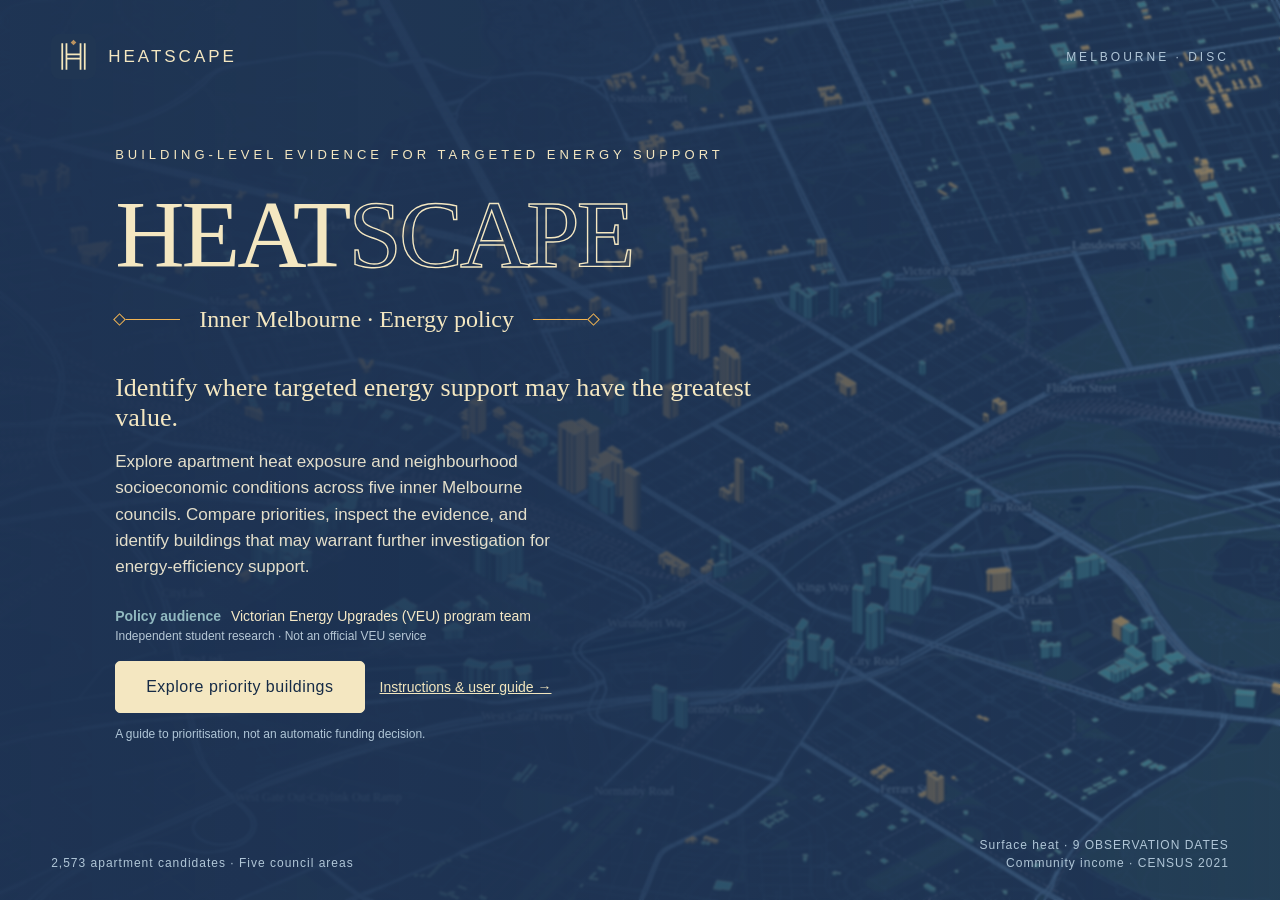
<file: index.html>
<!doctype html>
<html lang="en"><head><meta charset="utf-8"><meta name="viewport" content="width=device-width,initial-scale=1"><meta name="theme-color" content="#1e3353"><title>HEATSCAPE — Targeted energy support</title><meta name="description" content="Building-level evidence for targeted energy support across five inner Melbourne councils."><link rel="icon" href="./assets/heatscape.svg" type="image/svg+xml"><link rel="stylesheet" href="./assets/heatscape.css?v=stability-2"><link rel="stylesheet" href="./assets/ranking-workspace.css?v=stability-3"><link rel="stylesheet" href="./assets/building-validation.css?v=validation-1"><link rel="stylesheet" href="./assets/heat-data.css?v=adjustable-1"><link rel="stylesheet" href="./assets/integrated-evidence.css?v=adjustable-1"><link rel="stylesheet" href="./assets/heat-quality.css?v=aggregation-1"><link rel="stylesheet" href="./assets/adjustable-evidence.css?v=adjustable-1"></head>
<body>
<canvas id="city" aria-label="Interactive 3D map of inner Melbourne apartment candidates. Use Search to select a building with the keyboard."></canvas>
<div id="cover" class="cover"><div class="cover-wash"></div><div class="cover-top"><span class="wordmark"><img src="./assets/heatscape.svg" alt="">HEATSCAPE</span><span class="cover-edition">MELBOURNE · DISC</span></div><main class="cover-copy"><p class="eyebrow">Building-level evidence for targeted energy support</p><h1>HEAT<span>SCAPE</span></h1><div class="ornament"><i></i><span>Inner Melbourne · Energy policy</span><i></i></div><p class="intro">Identify where targeted energy support may have the greatest value.</p><p class="cover-description">Explore apartment heat exposure and neighbourhood socioeconomic conditions across five inner Melbourne councils. Compare priorities, inspect the evidence, and identify buildings that may warrant further investigation for energy-efficiency support.</p><p class="stakeholder"><strong>Policy audience</strong> Victorian Energy Upgrades (VEU) program team<br><small>Independent student research · Not an official VEU service</small></p><button id="enter" disabled>Preparing the map…</button><a class="guide-link" href="./instructions.html">Instructions &amp; user guide →</a><p id="loadStatus" class="cover-note" role="status">Loading the city and its evidence</p></main><div class="cover-bottom"><span>2,573 apartment candidates · Five council areas</span><span>Surface heat · 9 OBSERVATION DATES<br>Community income · CENSUS 2021</span></div></div>
<div id="app" hidden><div id="samplingLegend" class="sampling-legend" hidden role="status"></div>
<header class="appbar"><button id="home" class="brand-button" aria-label="Return to introduction"><img src="./assets/heatscape.svg" alt=""><span>HEATSCAPE<small>MELBOURNE</small></span></button><span class="app-subtitle">Evidence for targeted energy support</span><a class="instructions-button" href="./instructions.html">Instructions</a><button id="aboutTop" class="quiet" aria-expanded="false">Policy & evidence</button></header>
<nav class="toolrail" aria-label="Map workspace"><button data-panel="search" aria-expanded="false"><span class="tool-icon">⌕</span>Find</button><button data-panel="priority" aria-expanded="false"><span class="tool-icon">≋</span>Priorities</button><button data-panel="layers" aria-expanded="false"><span class="tool-icon">▱</span>Layers</button><button data-panel="list" aria-expanded="false"><span class="tool-icon">☷</span>Shortlist</button><button data-panel="data" aria-expanded="false"><span class="tool-icon" aria-hidden="true">ⓘ</span>About data</button></nav>
<aside id="drawer" hidden aria-labelledby="drawerTitle"><div class="drawer-head"><div><p class="eyebrow">HEATSCAPE / WORKSPACE</p><h2 id="drawerTitle"></h2></div><button id="closeDrawer" class="icon-button" aria-label="Close panel">×</button></div>
<section data-content="search" hidden><label for="search">Find a building or neighbourhood</label><input id="search" type="search" placeholder="Try Vone, Light House, Swanston Central" aria-describedby="searchHelp"><p id="searchHelp" class="muted search-help">Building name / alias / address · Suburb · SA2 · Building ID · SA1</p><p class="muted">Choose an area to outline its boundary, or a building to pin its evidence. Names cover a limited set of matched buildings; all candidates remain searchable by ID. Names: OpenStreetMap contributors (ODbL).</p><div id="searchResults" class="result-list"></div></section>
<section data-content="priority" hidden>
<div class="priority-workspace">
<div class="priority-settings">
<div class="balance-heading"><h3>Adjust the weights</h3><button id="resetWeights" class="small-reset" title="Restore H 40%, I 40%, B 20%; H and I internal shares 70/30">Reset</button></div>
<details class="inline-help"><summary>H / I / B explained…</summary><div><p class="muted">H = Integrated heat context · I = Economic pressure · B = Building scale.</p></div></details>
<div id="weightSummary" class="weight-summary" aria-live="polite"></div>
<div id="policyTrack" class="policy-track" aria-label="Shared H I B policy balance"><div class="weight-segment heat-segment"></div><div class="weight-segment income-segment"></div><div class="weight-segment building-segment"></div><button id="heatBoundary" class="weight-handle first" role="slider" aria-label="Heat share; boundary between Heat and Income" aria-valuemin="0" aria-valuemax="80" aria-valuenow="40"></button><button id="buildingBoundary" class="weight-handle second" role="slider" aria-label="Combined Heat and Income share; boundary with Building" aria-valuemin="60" aria-valuemax="100" aria-valuenow="80"></button></div>
<details class="inline-help"><summary>Drag either divider…</summary><div><p class="muted">Drag either divider. The three coloured shares always total 100%. Building stays between 0% and 40%. The same balance applies to every building.</p></div></details>

<fieldset class="internal-blends"><legend>Inside each indicator</legend><p class="heat-note">Change how the evidence is combined. These shares are choices, not established scientific coefficients.</p>
<label for="heatInternalShare">H · recent heat / historical temperature</label><output id="heatInternalValue" for="heatInternalShare"></output><input id="heatInternalShare" type="range" min="0" max="100" step="1" value="70" aria-label="Recent heat percentage within H"><div class="blend-ends"><span>Historical only</span><span>Recent only</span></div>
<label for="incomeInternalShare">I · low income / area rent-to-income</label><output id="incomeInternalValue" for="incomeInternalShare"></output><input id="incomeInternalShare" type="range" min="0" max="100" step="1" value="70" aria-label="Low-income percentage within I"><div class="blend-ends"><span>Rent-to-income only</span><span>Low income only</span></div><small>Both pairs always total 100%. Reset restores 70/30 for each. Source dates stay fixed.</small></fieldset>
<div class="fixed-heat"><strong>Multi-day heat · one integrated model</strong><p id="heatDatasetNote"></p><p id="heatModelStatus" role="status"></p><small>9 Landsat dates + historical UHI and climate context.</small></div>
<fieldset><legend>Surrounding heat area</legend><div class="segments"><button data-radius="50" aria-pressed="false" title="Exploratory: inspect sampling support">50 m*</button><button data-radius="100" aria-pressed="true" title="Default screening extent">100 m</button><button data-radius="150" aria-pressed="false">150 m</button></div><details class="inline-help"><summary>Distance outwards…</summary><div><p class="muted">100 m is the default; 150 m checks broader surroundings. *50 m is exploratory. Inspect Heat data quality before using a small extent. Distance is measured outwards from the whole footprint; actual overlap area and distance both count. Rounded corners preserve equal distance; this is not a centre-point circle.</p><p class="muted">Solid line: building footprint. Dashed line: outer sampling boundary. The footprint itself is excluded.</p></div></details></fieldset>

<div class="priority-size"><label for="priorityShortlistMode">Shortlist size · fixed across tests</label><div class="shortlist-inputs"><select id="priorityShortlistMode"><option value="percent">Top percentage</option><option value="count">Top number</option></select><input id="priorityShortlistValue" type="number" min="1" max="100" value="20" aria-label="Test shortlist size"><span id="priorityShortlistUnit">%</span></div></div>
<section class="stability-tests-column" aria-labelledby="stabilityTestsTitle">
<div class="stability-heading"><h3 id="stabilityTestsTitle">Test settings</h3><strong id="stabilityTestCount"></strong></div>
<p id="testDesignSummary" class="stability-intro"></p>

<p id="stabilityScope" class="stability-note"></p>
<p id="stabilityCoverage" class="stability-note"></p>
<details class="integrated-details"><summary>Validation status · checks completed, external validation pending</summary><p><b>Completed:</b> source and geometry checks, building-record corroboration, heat coverage diagnostics, and ranking sensitivity analysis. Default temporal checks have also been run; use the audit below to test your current settings.</p><p><b>Not yet completed:</b> VEU user validation, on-site temperature validation, and validation against VEU decisions, household needs or energy outcomes. Building-record matches are not independent certifications.</p><p><b>Next steps:</b> trial HEATSCAPE with VEU policy and analytics staff; verify sampled buildings and compare with field evidence. VEU staff are intended users, not confirmed endorsers.</p></details><details class="integrated-details"><summary>Heat temporal stability · mean / median and leave-one-date-out</summary><p>Check whether the shortlist depends on the date aggregation or one observation day. Uses your current policy settings across all five councils; map filters do not restrict the audit. Production scores are unchanged.</p><button id="temporalRun" class="small-reset">Run temporal checks</button> <button id="temporalExport" class="small-reset" disabled>Export temporal audit (JSON)</button><div id="temporalResults" aria-live="polite">Run checks to see results.</div></details><details class="integrated-details"><summary>Building investigation · next steps</summary><p id="investigationBuilding">Select a building to start an investigation.</p><ol><li>Confirm apartment use, address, footprint and height against council or property records; review estimated heights and ambiguous matches.</li><li>Establish resident needs through an appropriate consent-based process. Buildings in the same SA1 share neighbourhood income context; this is not household evidence.</li><li>Check indoor conditions, cooling equipment and energy performance with field measurements and records.</li><li>Confirm ownership / owners-corporation arrangements, upgrade feasibility, costs and applicable program requirements.</li></ol><p>These are proposed investigation tasks, not completed checks or funding recommendations. Export the shortlist and source records to support follow-up.</p></details><div id="stabilitySelected" class="stability-selected" aria-live="polite"></div><details class="heat-quality-panel" open><summary>Heat data quality</summary><div id="heatQualityPanel"></div></details><details class="integrated-details"><summary>H / I / B calculation tree</summary><div id="modelComponents"></div></details><details class="integrated-details"><summary>Building type, age & rental evidence</summary><div id="housingSelection"></div></details>
<details class="test-design"><summary id="testDesignTitle">Test combinations</summary><table class="heat-table"><tbody><tr><th>H / I / B</th><td id="testDesignOuter"></td></tr><tr><th>Extent</th><td>50* · 100 · 150 m</td></tr><tr><th>Recent / historical H</th><td id="testDesignH"></td></tr><tr><th>Low income / rent-to-income I</th><td id="testDesignI"></td></tr></tbody></table><p class="heat-note">Every combination is tested. Default: 6 × 3 × 3 × 3 = 162. Shortlist size and the common candidate cohort stay fixed. *Exploratory small extent.</p></details><p id="testBuildingHeading" class="stability-note"></p>
<div class="stability-test-scroll"><table class="stability-table"><thead><tr><th>Weights H / I / B</th><th>50 m</th><th>100 m</th><th>150 m</th></tr></thead><tbody id="stabilityTests"></tbody></table></div>
<details class="stability-method-note"><summary>How to read these tests</summary><p class="stability-note">Click a cell to apply that test. “All” means all tested settings, not every possible setting or a probability. Every test uses the same multi-day evidence. Both H and I test 60/40, 70/30 and 80/20 internally; custom shares are also included. Clicking a cell applies its outer weights, extent and both internal blends. Reset restores outer 40/40/20 and internal 70/30 for both H and I. This is sensitivity analysis, not validation against measured energy needs.</p><p id="stabilityExclusions" class="stability-note"></p></details>
<button id="exportTests" class="small-reset">Export test table</button>

</section>
<h3>Each building in H–I–B space</h3><p id="curveSelection" class="muted" aria-live="polite">Select a building to see its point.</p>
<div id="indicatorSpace"></div><details class="inline-help"><summary>Each point is one candidate…</summary><div><p class="muted">Each point is one candidate. Drag to rotate; click a point to inspect. The translucent plane marks the selected shortlist score cutoff. Changing H/I/B shares moves the cutoff plane. Changing internal H or I shares changes those coordinates too.</p></div></details>

<details class="priority-model-details"><summary>Heat evidence, dates &amp; shadows</summary><fieldset class="heat-model-panel"><legend>Fixed multi-day heat evidence</legend><div id="heatEvidence" aria-live="polite"></div><details open><summary>All dates for this building</summary><div id="heatHistory"></div></details><details><summary>Sampling area and calculation</summary><p class="heat-note">For each Landsat date, remove all mapped footprints and that observation’s modelled shadows from the 50 / 100 / 150 m surroundings. Distance-weighted LST is sampled from the remaining open ground. Spacing, height and the sun angle reshape the area; they do not directly adjust temperature.</p><p id="heatShapeStatus" class="heat-note" role="status"></p><button id="retryHeatShapes" class="small-reset">Retry boundary download</button><p class="heat-note">Grey dashed outline: outer extent. Gold: sun-exposed ground on every accepted date; pale gold: on some accepted dates. Gaps exclude buildings or ground always shaded in the model. These display-only geometries are not temperature colours or a cloud-valid pixel map. The score still uses the fixed multi-day evidence.</p><a href="./model.html" target="_blank" rel="noopener">Calculation steps and evidence rules ↗</a></details></fieldset><fieldset class="shadow-panel" hidden><legend>Building shade context</legend><label class="toggle-row"><span>Show building shadows<small>For the selected Landsat date · display only</small></span><input id="shadowToggle" type="checkbox"></label><div id="shadowDetails" hidden aria-live="polite"></div></fieldset></details>
<details id="indicatorDetail"><summary>H, I and building-indicator curves</summary><details class="inline-help"><summary>How to read the curves…</summary><div><p class="muted">Each curve converts a measurement into its relative position in the study reference sample. These curves show the recent-LST and low-income inputs, not the full H and I composites. The calculation tree above shows every component. Reference distributions stay fixed when you adjust weights. The curves do not estimate air-conditioning demand.</p></div></details><div id="responseCurves"></div><div id="formCurves"></div></details>

<details id="methodDetails"><summary>Method & interpretation</summary><h4>What building scale means</h4><div id="formDataNote"></div><p>B is the percentile rank of the average of relative height and relative footprint area. It recognises larger-scale candidates for further project investigation. It is a policy preference for scale, not proof of more households, greater energy hardship or greater savings.</p><p>Taller buildings can have different shading, exposure and delivery challenges. A larger footprint can indicate more roof area, but usable roof area, dwelling counts and suitability need verification. No floors indicator is used.</p><p><a href="https://link.springer.com/article/10.1007/s12061-025-09687-x" target="_blank" rel="noopener">Why height alone cannot establish thermal vulnerability</a></p>

<p><strong>1. Put inputs on a common scale.</strong> Within the fixed reference population, each available heat-temperature, income, rent-ratio, height or area input becomes a percentile: (average ascending rank − 0.5) ÷ N × 100. Tied values share a rank. H and I then combine their components using the trees above; B is the percentile of the mean of height and area percentiles. These scores express relative screening evidence, not measured risk.</p>
<p><strong>2. Apply your policy balance.</strong> Score = H × Heat share + I × Economic-pressure share + B × Building share. H, I and B values run from 0 to 100; shares are fractions totalling 1. Default: 40% / 40% / 20%. For H=80, I=60, B=50, the score is 80×0.4 + 60×0.4 + 50×0.2 = 66. All buildings use the same shares. Reset restores this balance.</p>
<p><strong>3. Choose the shortlist.</strong> Rank all scored candidates from high to low. Top percentage selects the highest ceil(N × percentage /100) positions; Top number selects the requested count, capped at the eligible sample. Exact score ties at the cutoff are included, so the final count can be larger. The purple plane is this cutoff, not a weight surface or funding threshold. Filters never recalculate reference distributions or ranks.</p>
<p>Building scale ranks the mean of height and footprint percentiles. Floors and household counts are not included. Larger scale is a policy preference, not proof of need or savings.</p>
<p><strong>4. Sample surface heat.</strong> Each Landsat observation uses a footprint buffer minus mapped buildings and date-specific ground shadows. A 2.5 m numerical grid approximates the area integral of exp(−2(d/R)²), where d is distance from the footprint and R is 50, 100 or 150 m. Temperature is the weighted sum of valid source-cell temperatures divided by valid weights. Both valid area and weight must reach 80%, with at least 3 valid resampled cells. ST_B10 × 0.00341802 + 149 − 273.15 converts to °C; fill, dilated cloud, cloud, cloud shadow, cirrus and snow are excluded. ST_QA uncertainty is reported separately.</p><p>The fixed multi-date input takes the median of valid per-date statistics and requires at least 3 dates. H combines its percentile with a historical temperature branch using adjustable internal shares (initially 70/30). The historical index is the equal mean of CSIRO UHI, Victoria UHI and summer climate percentiles. All blends are exploratory assumptions. See About data for every source, period, file and coverage count.</p><p>The low-income component uses Census 2021 SA1 households below A$650/week divided by all households with known income, including negative/nil income. Partial or unstated income is excluded. A footprint interior point assigns the SA1; income is not measured for the building’s residents. I combines low-income-share percentile with the percentile of same-year SA1 median rent / median household income; internal shares are adjustable (initially 70/30). This is a ratio of area medians, not measured household rental stress. CLUE use and age remain separate evidence.</p><p><a href="./model.html" target="_blank" rel="noopener">Complete equations, reference curves and data requirements ↗</a></p><div id="distanceCurve"></div><p id="scenarioLabel" class="setting-label"></p><p>Three spatial checks compare 50 / 100 / 150 m, all using area and distance weighting with your current policy weights and shortlist size. The count shows how consistently a building is shortlisted across these extents; it is not a probability. Only checks with sufficient valid evidence are counted.</p>
<p>A high score does not mean this building is unsafe or eligible for funding. It means it is a higher-priority candidate for further investigation based on heat and neighbourhood socioeconomic context, together with the selected scale preference.</p></details>


</div>
<section class="stability-list-column" aria-labelledby="stabilityTitle">
<div class="stability-heading"><h3 id="stabilityTitle">Ranking stability</h3><button id="exportStability" class="small-reset">Export list</button></div>
<div id="stabilitySummary" class="stability-summary" aria-live="polite"></div>
<p id="stabilityMeaning" class="stability-meaning"><strong>Consistent Top</strong> means shortlisted in every tested setting. The count updates when you change the shortlist size or test settings.</p>
<button id="showStableOnMap" class="stable-map-action">Show consistent Top on map<small id="stableMapActionCount"></small></button>
<label class="toggle-row stability-only"><span>Filter to buildings in all tested settings<small>Map, list and Shortlist stay linked.</small></span><input id="stabilityOnly" type="checkbox"></label>
<div class="stability-filters"><input id="stabilitySearch" type="search" placeholder="Building name or ID" aria-label="Search stability list"><select id="stabilityFilter" aria-label="Filter stability results"><option value="selected">Selected at least once</option><option value="all">All candidates</option><option value="some">Some settings only</option><option value="none">Never shortlisted</option><option value="insufficient">Insufficient evidence</option></select></div>
<p id="stabilityListCount" class="stability-note" role="status"></p>
<div class="stability-list-scroll"><table class="stability-table"><thead><tr><th>Building</th><th>Selected</th><th>Rank range</th></tr></thead><tbody id="stabilityRows"></tbody></table></div>
<div class="stability-map-controls"><label><input id="stabilityMap" type="checkbox"> Colour map by stability</label><button id="stabilityViewMap" class="small-reset">View map</button></div>
<p id="stabilityScopeFilter" class="stability-note"></p>
</section>

</div>
</section>
<section data-content="layers" hidden><p class="panel-intro">Keep only the context you need.</p><label class="toggle-row"><span>OSM streets & places<small>Roads, parks, rail and waterways.</small></span><input id="osmLayer" type="checkbox" checked></label><label class="toggle-row"><span>Apartment candidates<small>The 2,573 buildings in this study.</small></span><input id="candidateLayer" type="checkbox" checked></label><label class="toggle-row"><span>Other buildings<small>Grey context; not selectable.</small></span><input id="contextLayer" type="checkbox"></label><p id="contextStatus" class="muted" role="status"></p><fieldset><legend>Colour buildings by</legend><div class="mode-choices"><button data-mode="priority" aria-pressed="true">Investigation priority</button><button data-mode="stability" aria-pressed="false">Ranking stability</button><button data-mode="heat" aria-pressed="false">Heat context (H)</button><button data-mode="income" aria-pressed="false">Economic pressure (I)</button><button data-mode="building" aria-pressed="false">Building scale (B)</button></div></fieldset><p class="muted">Building heights are displayed at model scale; many height values are estimated. Roof shape, facades and terrain are not modelled.</p></section>
<section data-content="list" hidden><label for="council">Council area</label><select id="council"><option value="">All five councils</option><option>MARIBYRNONG</option><option>MELBOURNE</option><option>PORT PHILLIP</option><option>STONNINGTON</option><option>YARRA</option></select><div class="shortlist-controls"><label for="shortlistMode">Shortlist size</label><div class="shortlist-inputs"><select id="shortlistMode"><option value="percent">Top percentage</option><option value="count">Top number</option></select><input id="shortlistValue" type="number" min="1" max="100" step="1" value="20" aria-label="Shortlist percentage or number"><span id="shortlistUnit">%</span></div><p class="muted">Applies across all five councils. Ties at the cutoff are included.</p></div><label class="toggle-row"><span id="shortlistOnlyLabel">Only the current top 20%</span><input id="topOnly" type="checkbox"></label><label class="toggle-row"><span>Only buildings in all tested settings<small>Uses the Priorities stability tests.</small></span><input id="stableOnly" type="checkbox"></label><p id="listCount" class="muted" aria-live="polite"></p><button id="export" class="secondary">Export matching buildings</button><div id="rankedList" class="result-list"></div><button id="moreResults" class="quiet">Show more</button></section>
<section data-content="data" hidden>
<div class="data-directory"><button class="small-reset" data-jump-data="heatDataRegistry">Heat sources</button><button class="small-reset" data-jump-data="heatQualityRegistry">Heat quality</button><button class="small-reset" data-jump-data="housingDataRegistry">Income & housing</button><button class="small-reset" data-jump-data="buildingValidation">Building validation</button><button class="small-reset" data-jump-data="otherDataNotes">Other sources</button></div>
<div id="heatDataRegistry"></div><div id="heatQualityRegistry"></div><div id="housingDataRegistry"></div><div id="buildingValidation"></div>
<h3 id="otherDataNotes">Income, boundaries and map context</h3>
<p class="panel-intro">The evidence behind the map</p><p>Public spatial datasets are combined to compare apartment candidates. Dates, spatial scales and limitations differ between sources.</p>
<h3>Validation status</h3><details class="integrated-details"><summary>Validation status · checks completed, external validation pending</summary><p><b>Completed:</b> source and geometry checks, building-record corroboration, heat coverage diagnostics, and ranking sensitivity analysis. Default temporal checks have also been run; use the audit below to test your current settings.</p><p><b>Not yet completed:</b> VEU user validation, on-site temperature validation, and validation against VEU decisions, household needs or energy outcomes. Building-record matches are not independent certifications.</p><p><b>Next steps:</b> trial HEATSCAPE with VEU policy and analytics staff; verify sampled buildings and compare with field evidence. VEU staff are intended users, not confirmed endorsers.</p></details><p>Temporal checks are in Priorities. Their common cohort can be smaller than the 162-setting cohort because at least 3 dates must remain after each omission. Export includes all tested results, settings, reference-curve method and generation time.</p><h3>Temporal audit · default settings</h3><p>At 100 m, the common temporal cohort contains 2,495 buildings. Switching from median to mean retains 85.8% of the baseline shortlist; leaving out one date at a time retains at least 85.2%. This is a separate comparison from the 162 weight/extent tests and is not external validation. <a href="./assets/temporal-baseline-audit.json" download>Download the default audit for 50 / 100 / 150 m</a>. Run current settings in Priorities.</p><h3>Study area & coverage</h3><p>Default coverage: 2,573 candidates → 2,561 baseline scored → 2,560 eligible for all 162 tests. The 13 without complete evidence comprise 12 baseline exclusions and 1 additional exclusion. At the default Top 20%, 138 buildings stayed in the top 20% in all 162 settings. Custom settings can change these counts.</p><p>2,573 apartment candidates across Melbourne, Port Phillip, Maribyrnong, Stonnington and Yarra. The current eligible count appears in Priorities; incomplete income or heat/climate evidence prevents a full score. This is a research sample, not a complete verified register of apartments.</p>
<details><summary>Economic pressure (I) · shared SA1 context</summary><p><strong>Source:</strong> ABS Census 2021, at Statistical Area Level 1 (SA1). The value is the percentage of households earning below A$650 per week among households with known income. Negative and nil income are included; partial or unstated income is excluded.</p><p>A point inside each building footprint assigns its SA1. This describes the surrounding community, not the income of individual residents. Census household totals belong to an area, not to each building. The I tree adds a 30% component from the percentile of the 2021 SA1 median rent / median household income ratio. That ratio is not actual household rental stress; age and building type are separate evidence.</p><p><a href="https://www.abs.gov.au/census" target="_blank" rel="noopener">ABS Census data ↗</a></p></details>
<details><summary>Buildings (B) · Footprints & height</summary><p><strong>Sources:</strong> the study’s building dataset combines Overture Maps and City of Melbourne building information. Footprints describe building outlines and area (m²); height is in metres. Some heights are estimated or derived rather than directly measured. These datasets are snapshots, not live records.</p><p>B combines relative height and footprint area into a building-scale percentile. Larger scale represents potential policy reach, not verified household numbers, energy demand or retrofit savings. Household counts are not sufficiently complete at building level to be included. Floors are not a separate scoring indicator.</p><p>Apartment classifications, geometry and heights require verification. The optional grey buildings provide context only and are not ranked. Roof details, facades and terrain are not modelled.</p><p><a href="https://docs.overturemaps.org/guides/buildings/" target="_blank" rel="noopener">Overture building data ↗</a> · <a href="https://data.melbourne.vic.gov.au/" target="_blank" rel="noopener">City of Melbourne open data ↗</a></p></details>
<details><summary>Suburb, SA1, SA2 & council boundaries</summary><p><strong>Source:</strong> ABS Australian Statistical Geography Standard (ASGS), 2021, for suburb/locality and SA2 search boundaries.</p><p><strong>Suburb:</strong> ABS Suburbs and Localities (SAL) approximate recognised suburbs and localities. Search a name such as Carlton North to outline the area. Building suburb labels use a point inside the footprint.</p><p><strong>SA1:</strong> the smaller statistical area supplying the income indicator. Search its code to find matching buildings.</p><p><strong>SA2:</strong> a larger statistical area used for neighbourhood search and orientation. Search its name or code to outline its boundary. It does not replace SA1 in the income calculation.</p><p><strong>Council:</strong> the five local-government areas define study coverage and shortlist filters. A searched suburb or SA2 may extend beyond them; highlighting the full boundary does not extend candidate coverage or change rankings.</p><p><a href="https://geo.abs.gov.au/arcgis/rest/services/ASGS2021/SAL/MapServer/0" target="_blank" rel="noopener">ABS SAL boundaries ↗</a> · <a href="https://geo.abs.gov.au/arcgis/rest/services/ASGS2021/SA2/MapServer/0" target="_blank" rel="noopener">ABS SA2 boundaries ↗</a></p></details>
<details><summary>Streets, parks & waterways</summary><p><strong>Source:</strong> OpenStreetMap contributors, offline snapshot dated 12 September 2026. Roads, rail, parks and waterways help users locate buildings. They do not contribute to priority scores and may not reflect later changes.</p><p><a href="https://www.openstreetmap.org/copyright" target="_blank" rel="noopener">OpenStreetMap attribution & ODbL licence ↗</a></p></details>
<h3>From data to priority</h3><p>H and I combine normalised evidence; B is a building-scale percentile. None is a physical measurement of energy need. The same policy weights apply to every scored building (default H 40%, I 40%, B 20%). Missing evidence is not treated as zero need.</p><p>Open <strong>Priorities → Method & interpretation</strong> for calculation steps and spatial checks. Open <strong>Policy & evidence</strong> for the intended policy use and methodological references.</p>
</section>
<section data-content="about" hidden><h3>Evidence for targeted energy policy</h3><p>HEATSCAPE is an independent student research prototype for the Victorian Energy Upgrades (VEU) program team and energy-policy decision-makers. It supports discussion of where building-focused energy-efficiency assistance, outreach or investigation might be prioritised; it is not an official VEU service.</p><p>View each building’s score, export a priority shortlist, and plan future energy-support policies and building investigations. The score does not estimate energy savings, costs, retrofit feasibility or the value of a subsidy.</p><p><a href="https://www.energy.vic.gov.au/victorian-energy-upgrades/about" target="_blank" rel="noopener">About the Victorian Energy Upgrades program</a></p><h3>A guide to prioritisation</h3><p>A high score does not mean this building is unsafe or eligible for funding. It means it is a higher-priority candidate for further investigation based on heat and neighbourhood socioeconomic context.</p><h3>One policy, one set of weights</h3><p>H combines multi-day surface heat with a historical temperature branch; I combines low-income share with an area rent-to-income proxy; B is building-scale percentile. VEU policy users can explore a common balance for all candidates using the outer three-part slider and separate internal H and I sliders. The default is 40% Heat, 40% Economic pressure and 20% Building.</p><p>The score is the sum of three weighted indicators. The H–I–B scatter shows the data and current shortlist cutoff. Larger buildings do not necessarily have greater need: scale is a transparent policy choice requiring verification.</p><p><a href="./instructions.html">Read the illustrated user guide</a></p><h3>What the evidence can tell us</h3><p>Heat uses one fixed composite: a multi-date Landsat median plus historical UHI and Climate Victoria summer normals, normalised before combining. The supplied dates are snapshots, not a complete seasonal record. It is not air or indoor temperature. The thermal sensor’s native resolution is approximately 100 m; the product is resampled to a 30 m grid. Neighbouring grid cells are not independent 30 m measurements. Area weighting makes the sampling boundary more precise, not the temperature of each building or roof.</p><p>I combines low-income-share and same-year area rent-to-income percentiles. Internal shares are adjustable, initially 70/30. These both describe the 2021 SA1, not individual residents. CLUE use/age and 2025 rental benchmarks are displayed separately.</p><p>Buildings remain apartment candidates. Data checks and source-reported heights are not a substitute for individual building verification.</p><p>Before any policy or funding decision, verify building use, resident needs, equipment and energy performance, ownership or owners-corporation arrangements, intervention costs and applicable program requirements.</p><h3>Maintenance &amp; AI use</h3><p>Current refresh: manual. Re-run the processing and checks when new Landsat, Census or building data are adopted; record source versions and inspect changes before publication. Future operational ownership has not been agreed.</p><p>ChatGPT / Codex assisted with data-processing code, prototype development, testing, and explanatory text. This assistance does not constitute independent model validation.</p><h3>Data sources</h3><p>See <strong>About data</strong> in the left toolbar for all datasets, dates, geographic units and limitations.</p><details><summary>Methodological references</summary><p><a href="https://link.springer.com/article/10.1007/s10980-021-01302-x" target="_blank" rel="noopener">Zawadzka et al. (2021): patch geometry and surrounding buffers</a></p><p><a href="https://doi.org/10.1787/9789264043466-en" target="_blank" rel="noopener">OECD / JRC (2008): constructing composite indicators</a></p><p><a href="https://link.springer.com/article/10.1007/s12061-025-09687-x" target="_blank" rel="noopener">Nonlinear urban morphology–LST relationships</a></p><p><a href="https://www.nature.com/articles/s41467-021-26592-2" target="_blank" rel="noopener">Pavanello et al. (2021): income and cooling access</a></p><p><a href="https://www.usgs.gov/faqs/what-are-band-designations-landsat-satellites" target="_blank" rel="noopener">USGS: Landsat resolution</a></p><p>Mathematical and conceptual references support method choices, not a validated Melbourne energy-support formula. No behavioural coefficients are transferred from these studies.</p></details></section>
</aside>
<div id="stableMapStatus" class="stable-map-status" hidden><span><strong>Consistent Top buildings</strong><small id="stableMapCount" role="status"></small></span><button id="clearStableMap">Clear filter</button></div>
<div class="map-controls" aria-label="Map controls"><button id="zoomIn" aria-label="Zoom in">＋</button><button id="zoomOut" aria-label="Zoom out">−</button><button id="rotate" aria-label="Rotate map">↻</button><button id="overview" aria-label="Top-down overview of all five council boundaries">⌖</button><button id="cityView" aria-label="Return to Melbourne city view">N</button></div>
<div class="map-hint" id="mapHint">Hover to inspect · Click to pin · Drag to rotate · Shift-drag to pan</div><div id="legend" class="legend"></div><div class="map-scale"><i id="scaleBar"></i><span id="scaleText"></span></div><div id="mapNotice" hidden role="status"></div>
<div id="areaSelection" hidden role="status"><span id="areaName"></span><button id="clearArea" aria-label="Clear selected area boundary">×</button></div><div id="popup" hidden role="dialog" aria-label="Building evidence"><button id="closePopup" class="icon-button" aria-label="Close building evidence">×</button><p class="eyebrow" id="popupMode">BUILDING EVIDENCE</p><h2 id="popupCouncil"></h2><p id="popupId" class="muted"></p><p id="popupSuburb" class="muted"></p><div class="popup-score"><strong id="popupScore"></strong><span>support investigation<br>priority / 100</span><span id="popupRank"></span></div><p id="popupStatus" class="status-line"></p><div class="evidence-values" id="popupValues"></div><p id="samplingNote" class="muted"></p><div class="contribution"><span id="heatContribution"></span><span id="incomeContribution"></span><span id="formContribution"></span></div><div class="contribution-bar"><i id="heatBar"></i><i id="incomeBar"></i><i id="formBar"></i></div><p id="popupNote" class="muted"></p><p id="scoreEquation" class="score-rule">Each part = normalised indicator × its chosen share.</p><button id="showCurves" class="quiet">See this building’s score and evidence</button><button id="buildingDataCheck">Check this building’s source &amp; validation →</button><details id="moreEvidence"><summary>More evidence</summary><p id="extraEvidence"></p><p id="stability"></p><p id="reviewNote"></p></details><p class="popup-disclaimer">A guide to prioritisation, not an automatic funding decision.</p></div>
<div id="announce" class="sr-only" aria-live="polite"></div><footer>© <a href="https://www.openstreetmap.org/copyright" target="_blank" rel="noopener">OpenStreetMap contributors</a> · ODbL · USGS / ABS / Overture / City of Melbourne</footer>
</div><script src="./assets/hib.js?v=adjustable-1"></script><script src="./assets/scatter.js?v=adjustable-1"></script><script src="./assets/heat-area.js?v=adjustable-1"></script><script src="./assets/shadows.js?v=adjustable-1"></script><script src="./assets/ranking-stability.js?v=adjustable-1"></script><script src="./assets/ranking-workspace.js?v=adjustable-1"></script><script src="./assets/building-validation.js?v=validation-1"></script><script src="./assets/heat-data.js?v=adjustable-1"></script><script src="./assets/integrated-evidence.js?v=adjustable-1"></script><script src="./assets/heat-quality.js?v=temporal-1"></script><script src="./assets/heat-temporal.js?v=temporal-1"></script><script src="./assets/heatscape.js?v=priority-popup-1"></script></body></html>
</file>
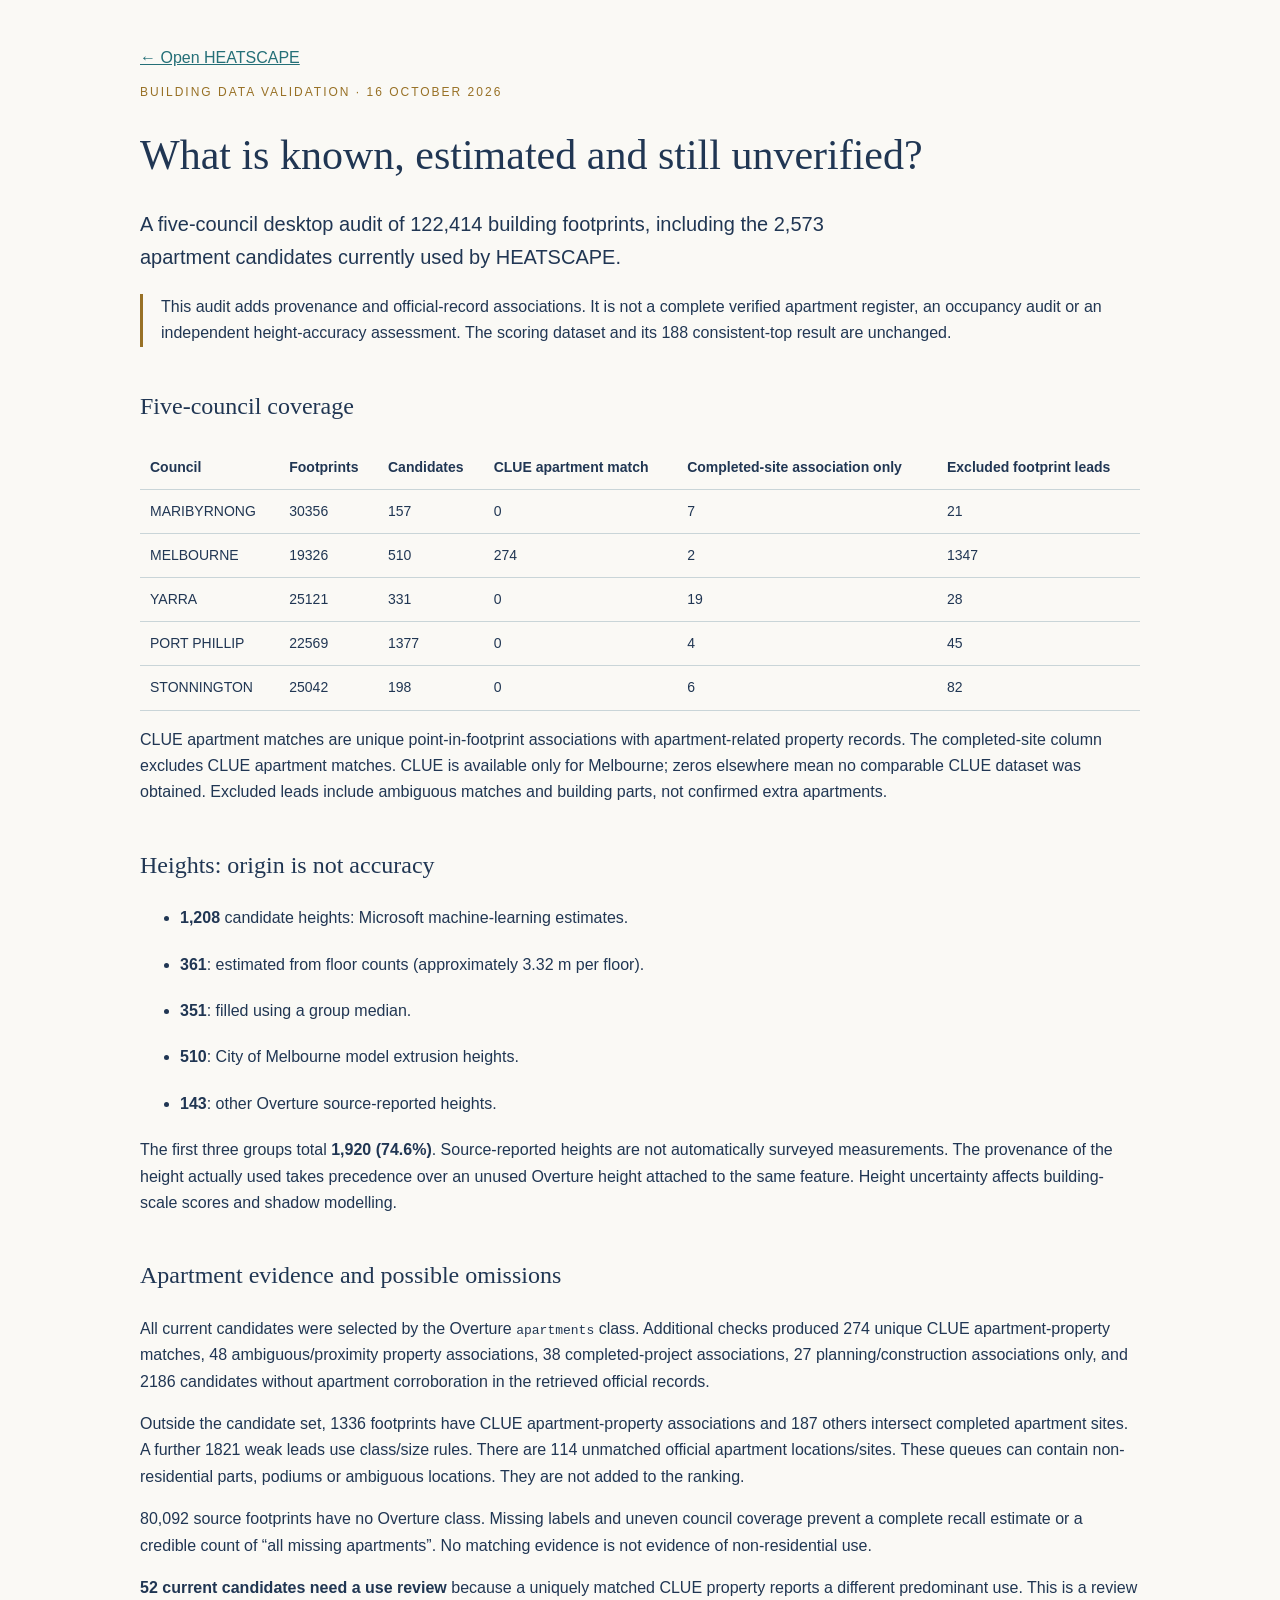
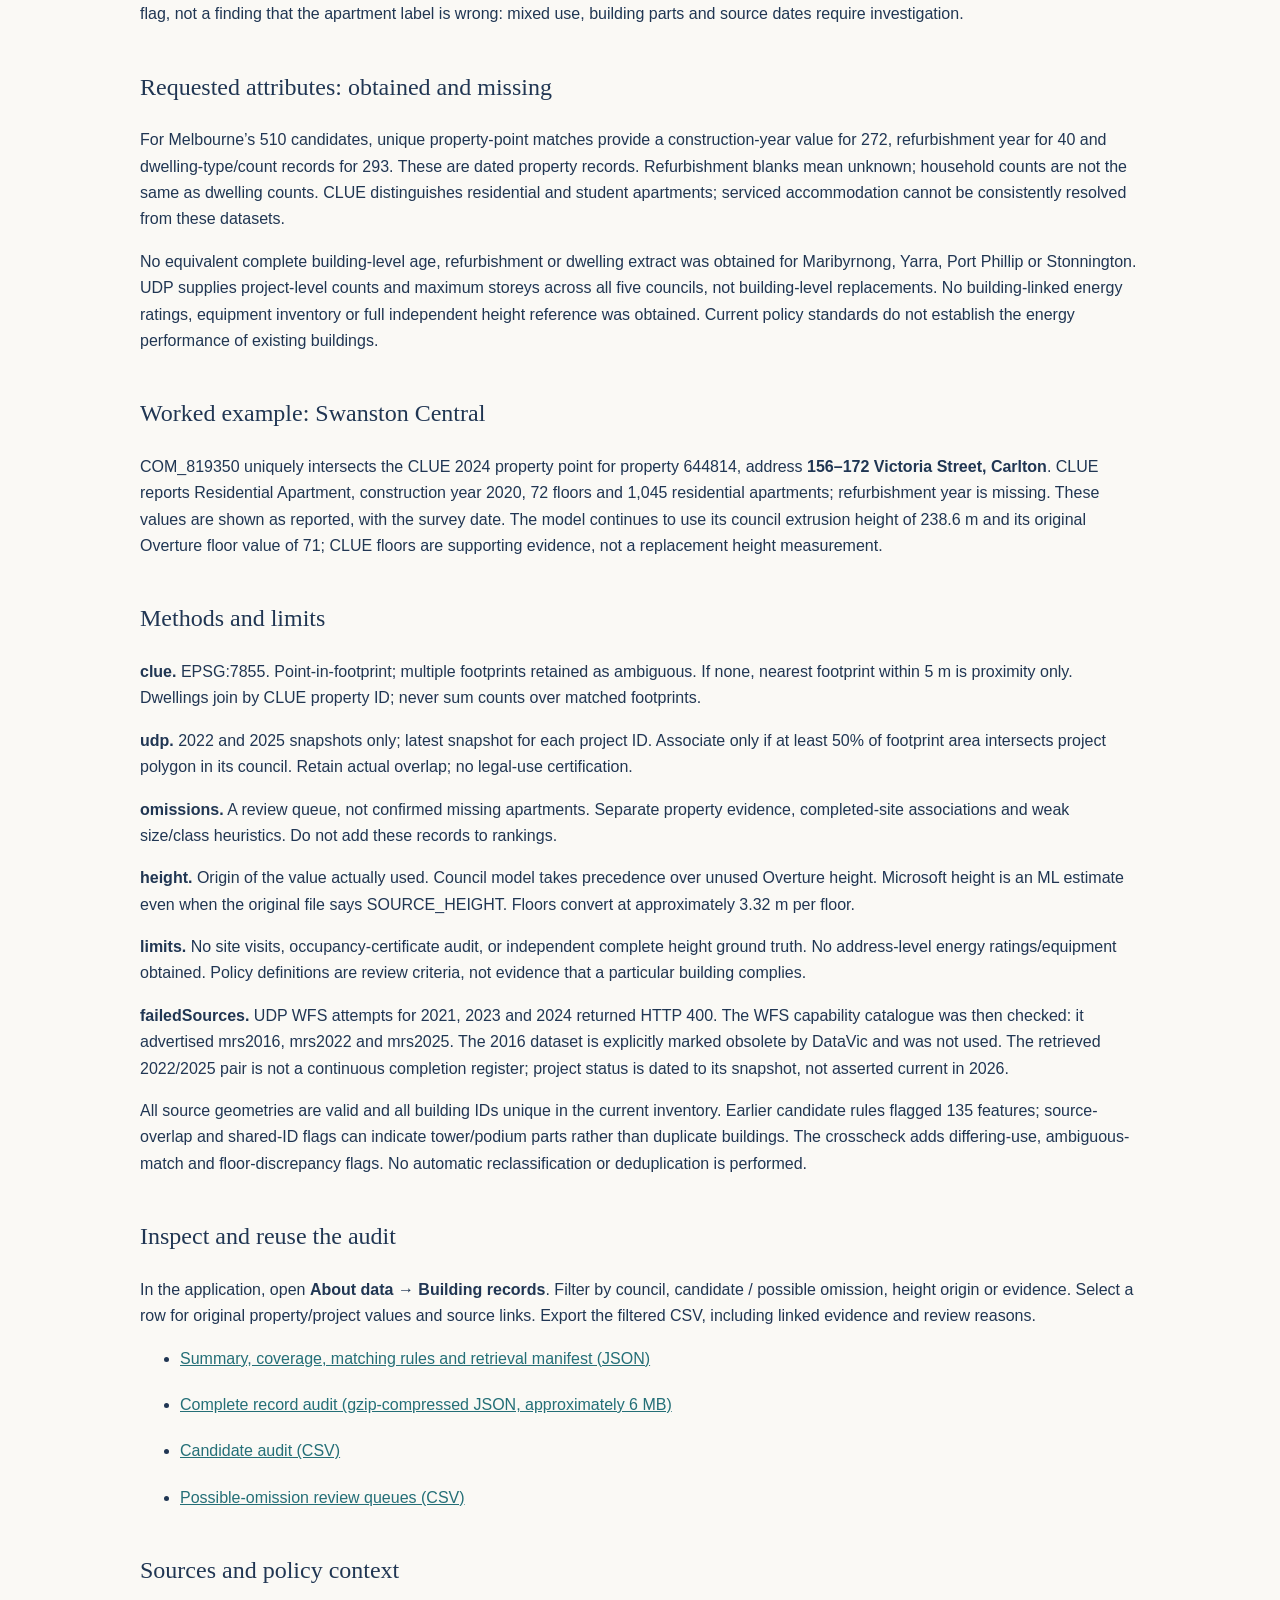
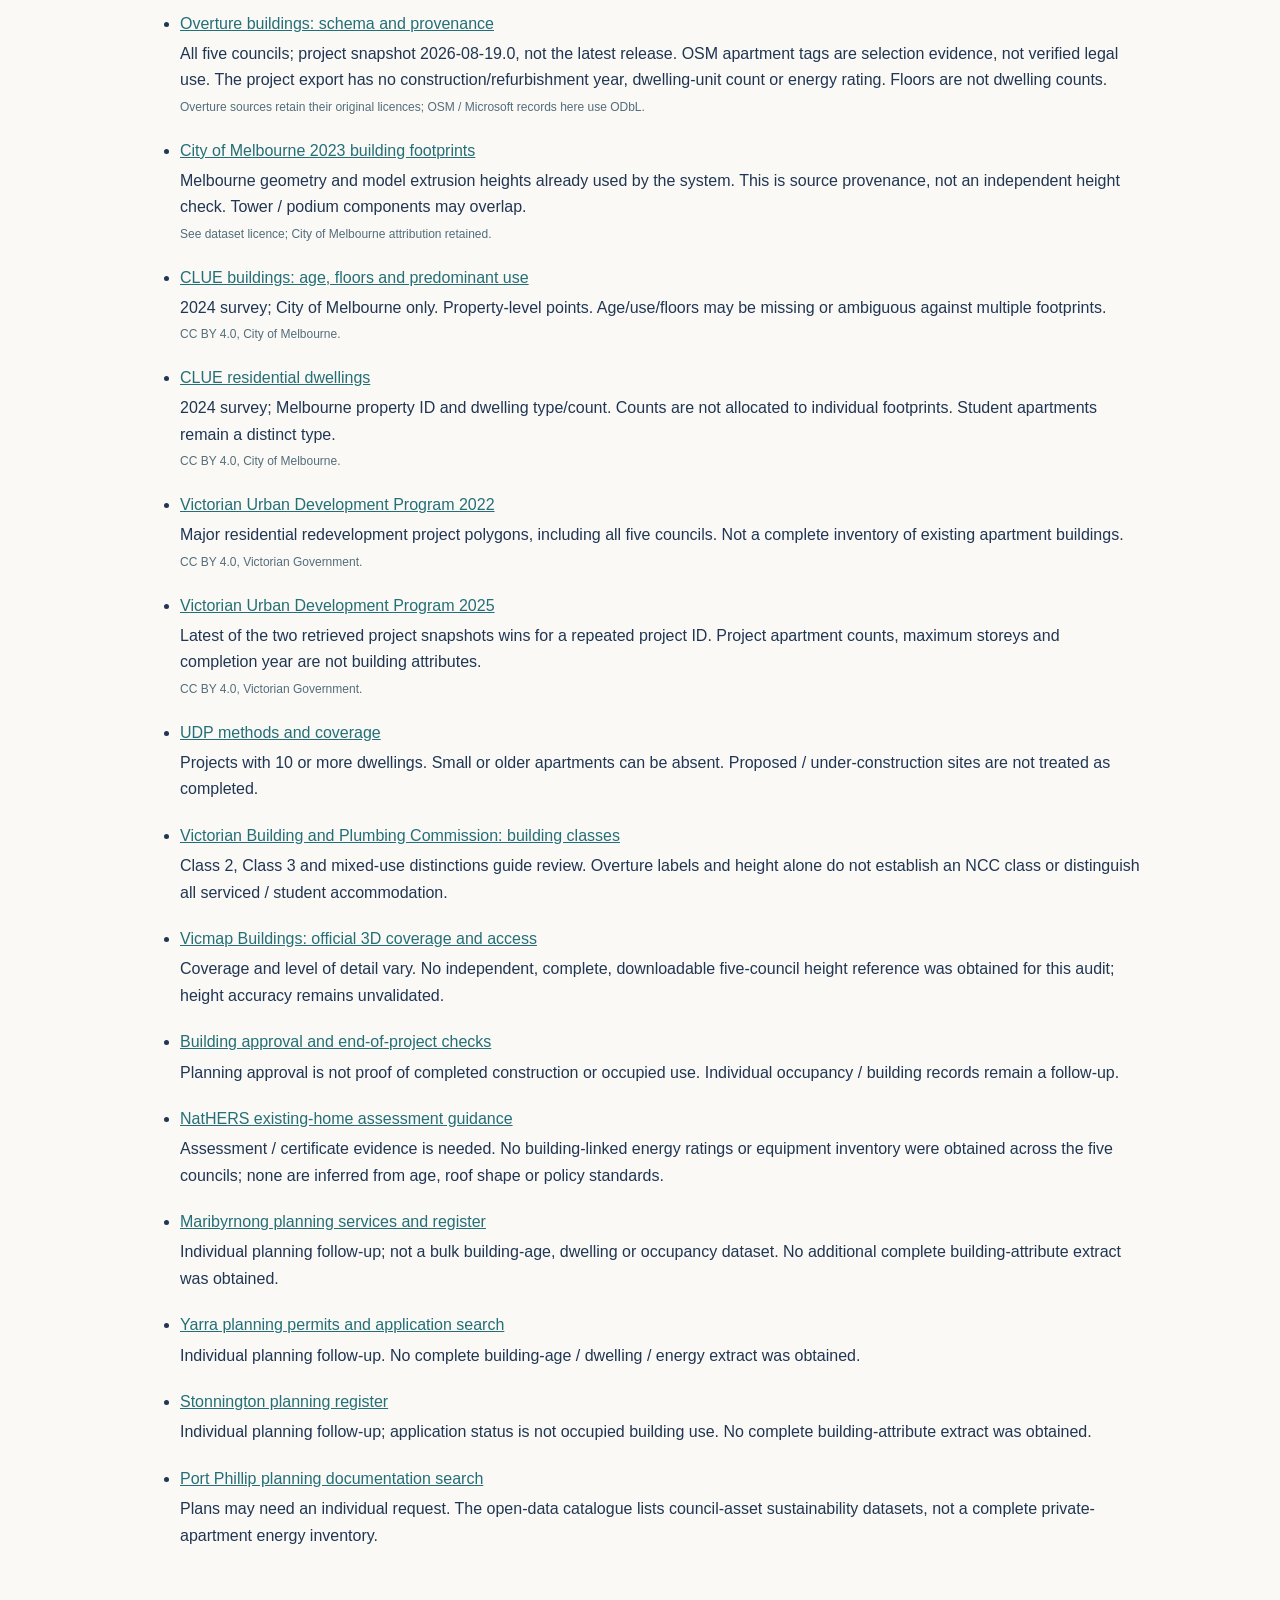
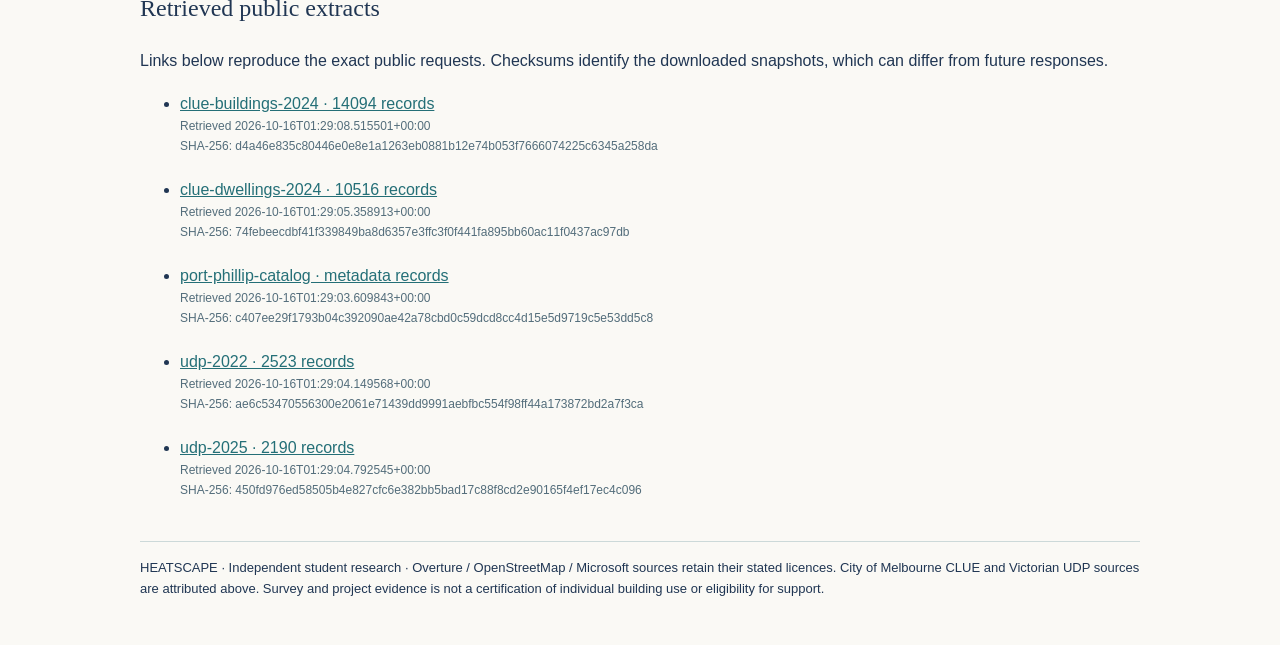
<file: building-validation.html>
<!doctype html><html lang="en"><head><meta charset="utf-8"><meta name="viewport" content="width=device-width,initial-scale=1"><title>HEATSCAPE — Building validation audit</title><style>body{margin:0;background:#faf9f5;color:#203653;font:16px/1.65 'Segoe UI',Arial,sans-serif}main{max-width:1000px;margin:auto;padding:45px 6%}a{color:#246f77}h1,h2{font-family:Georgia,serif;font-weight:400}h1{font-size:42px;line-height:1.15}h2{margin-top:40px}.eyebrow{color:#987126;letter-spacing:2px;font-size:12px}.lead{font-size:20px;max-width:70ch}table{border-collapse:collapse;width:100%;font-size:14px}td,th{padding:10px;border-bottom:1px solid #c9d5d8;text-align:left}.scroll{overflow:auto}small{display:block;color:#536d7b;font-size:12px;overflow-wrap:anywhere}li{margin-bottom:20px}li p{margin:4px 0}.note{border-left:3px solid #987126;padding-left:18px}code{font-size:13px}footer{border-top:1px solid #ccd9d9;margin-top:40px;padding-top:15px;font-size:13px}</style></head><body><main>
<a href="./index.html">← Open HEATSCAPE</a><p class="eyebrow">BUILDING DATA VALIDATION · 16 OCTOBER 2026</p><h1>What is known, estimated and still unverified?</h1><p class="lead">A five-council desktop audit of 122,414 building footprints, including the 2,573 apartment candidates currently used by HEATSCAPE.</p><p class="note">This audit adds provenance and official-record associations. It is not a complete verified apartment register, an occupancy audit or an independent height-accuracy assessment. The scoring dataset and its 188 consistent-top result are unchanged.</p>
<h2>Five-council coverage</h2><div class="scroll"><table><thead><tr><th>Council</th><th>Footprints</th><th>Candidates</th><th>CLUE apartment match</th><th>Completed-site association only</th><th>Excluded footprint leads</th></tr></thead><tbody><tr><td>MARIBYRNONG</td><td>30356</td><td>157</td><td>0</td><td>7</td><td>21</td></tr><tr><td>MELBOURNE</td><td>19326</td><td>510</td><td>274</td><td>2</td><td>1347</td></tr><tr><td>YARRA</td><td>25121</td><td>331</td><td>0</td><td>19</td><td>28</td></tr><tr><td>PORT PHILLIP</td><td>22569</td><td>1377</td><td>0</td><td>4</td><td>45</td></tr><tr><td>STONNINGTON</td><td>25042</td><td>198</td><td>0</td><td>6</td><td>82</td></tr></tbody></table></div><p>CLUE apartment matches are unique point-in-footprint associations with apartment-related property records. The completed-site column excludes CLUE apartment matches. CLUE is available only for Melbourne; zeros elsewhere mean no comparable CLUE dataset was obtained. Excluded leads include ambiguous matches and building parts, not confirmed extra apartments.</p>
<h2>Heights: origin is not accuracy</h2><ul><li><b>1,208</b> candidate heights: Microsoft machine-learning estimates.</li><li><b>361</b>: estimated from floor counts (approximately 3.32 m per floor).</li><li><b>351</b>: filled using a group median.</li><li><b>510</b>: City of Melbourne model extrusion heights.</li><li><b>143</b>: other Overture source-reported heights.</li></ul><p>The first three groups total <b>1,920 (74.6%)</b>. Source-reported heights are not automatically surveyed measurements. The provenance of the height actually used takes precedence over an unused Overture height attached to the same feature. Height uncertainty affects building-scale scores and shadow modelling.</p>
<h2>Apartment evidence and possible omissions</h2><p>All current candidates were selected by the Overture <code>apartments</code> class. Additional checks produced 274 unique CLUE apartment-property matches, 48 ambiguous/proximity property associations, 38 completed-project associations, 27 planning/construction associations only, and 2186 candidates without apartment corroboration in the retrieved official records.</p><p>Outside the candidate set, 1336 footprints have CLUE apartment-property associations and 187 others intersect completed apartment sites. A further 1821 weak leads use class/size rules. There are 114 unmatched official apartment locations/sites. These queues can contain non-residential parts, podiums or ambiguous locations. They are not added to the ranking.</p><p>80,092 source footprints have no Overture class. Missing labels and uneven council coverage prevent a complete recall estimate or a credible count of “all missing apartments”. No matching evidence is not evidence of non-residential use.</p>
<p><b>52 current candidates need a use review</b> because a uniquely matched CLUE property reports a different predominant use. This is a review flag, not a finding that the apartment label is wrong: mixed use, building parts and source dates require investigation.</p><h2>Requested attributes: obtained and missing</h2><p>For Melbourne’s 510 candidates, unique property-point matches provide a construction-year value for 272, refurbishment year for 40 and dwelling-type/count records for 293. These are dated property records. Refurbishment blanks mean unknown; household counts are not the same as dwelling counts. CLUE distinguishes residential and student apartments; serviced accommodation cannot be consistently resolved from these datasets.</p><p>No equivalent complete building-level age, refurbishment or dwelling extract was obtained for Maribyrnong, Yarra, Port Phillip or Stonnington. UDP supplies project-level counts and maximum storeys across all five councils, not building-level replacements. No building-linked energy ratings, equipment inventory or full independent height reference was obtained. Current policy standards do not establish the energy performance of existing buildings.</p>
<h2>Worked example: Swanston Central</h2><p>COM_819350 uniquely intersects the CLUE 2024 property point for property 644814, address <b>156–172 Victoria Street, Carlton</b>. CLUE reports Residential Apartment, construction year 2020, 72 floors and 1,045 residential apartments; refurbishment year is missing. These values are shown as reported, with the survey date. The model continues to use its council extrusion height of 238.6 m and its original Overture floor value of 71; CLUE floors are supporting evidence, not a replacement height measurement.</p>
<h2>Methods and limits</h2><p><b>clue.</b> EPSG:7855. Point-in-footprint; multiple footprints retained as ambiguous. If none, nearest footprint within 5 m is proximity only. Dwellings join by CLUE property ID; never sum counts over matched footprints.</p><p><b>udp.</b> 2022 and 2025 snapshots only; latest snapshot for each project ID. Associate only if at least 50% of footprint area intersects project polygon in its council. Retain actual overlap; no legal-use certification.</p><p><b>omissions.</b> A review queue, not confirmed missing apartments. Separate property evidence, completed-site associations and weak size/class heuristics. Do not add these records to rankings.</p><p><b>height.</b> Origin of the value actually used. Council model takes precedence over unused Overture height. Microsoft height is an ML estimate even when the original file says SOURCE_HEIGHT. Floors convert at approximately 3.32 m per floor.</p><p><b>limits.</b> No site visits, occupancy-certificate audit, or independent complete height ground truth. No address-level energy ratings/equipment obtained. Policy definitions are review criteria, not evidence that a particular building complies.</p><p><b>failedSources.</b> UDP WFS attempts for 2021, 2023 and 2024 returned HTTP 400. The WFS capability catalogue was then checked: it advertised mrs2016, mrs2022 and mrs2025. The 2016 dataset is explicitly marked obsolete by DataVic and was not used. The retrieved 2022/2025 pair is not a continuous completion register; project status is dated to its snapshot, not asserted current in 2026.</p><p>All source geometries are valid and all building IDs unique in the current inventory. Earlier candidate rules flagged 135 features; source-overlap and shared-ID flags can indicate tower/podium parts rather than duplicate buildings. The crosscheck adds differing-use, ambiguous-match and floor-discrepancy flags. No automatic reclassification or deduplication is performed.</p>
<h2>Inspect and reuse the audit</h2><p>In the application, open <b>About data → Building records</b>. Filter by council, candidate / possible omission, height origin or evidence. Select a row for original property/project values and source links. Export the filtered CSV, including linked evidence and review reasons.</p><ul><li><a href="./assets/building-validation-summary.json" download>Summary, coverage, matching rules and retrieval manifest (JSON)</a></li><li><a href="./assets/building-validation-records.bin" download="HEATSCAPE_building_validation.json.gz">Complete record audit (gzip-compressed JSON, approximately 6 MB)</a></li><li><a href="./assets/candidate-validation.csv" download>Candidate audit (CSV)</a></li><li><a href="./assets/possible-omissions.csv" download>Possible-omission review queues (CSV)</a></li></ul>
<h2>Sources and policy context</h2><ul><li><a href="https://docs.overturemaps.org/guides/buildings/">Overture buildings: schema and provenance</a><p>All five councils; project snapshot 2026-08-19.0, not the latest release. OSM apartment tags are selection evidence, not verified legal use. The project export has no construction/refurbishment year, dwelling-unit count or energy rating. Floors are not dwelling counts.</p><small>Overture sources retain their original licences; OSM / Microsoft records here use ODbL.</small></li><li><a href="https://discover.data.vic.gov.au/en_AU/dataset/2023-building-footprints">City of Melbourne 2023 building footprints</a><p>Melbourne geometry and model extrusion heights already used by the system. This is source provenance, not an independent height check. Tower / podium components may overlap.</p><small>See dataset licence; City of Melbourne attribution retained.</small></li><li><a href="https://data.melbourne.vic.gov.au/explore/dataset/buildings-with-name-age-size-accessibility-and-bicycle-facilities/">CLUE buildings: age, floors and predominant use</a><p>2024 survey; City of Melbourne only. Property-level points. Age/use/floors may be missing or ambiguous against multiple footprints.</p><small>CC BY 4.0, City of Melbourne.</small></li><li><a href="https://data.melbourne.vic.gov.au/explore/dataset/residential-dwellings/">CLUE residential dwellings</a><p>2024 survey; Melbourne property ID and dwelling type/count. Counts are not allocated to individual footprints. Student apartments remain a distinct type.</p><small>CC BY 4.0, City of Melbourne.</small></li><li><a href="https://discover.data.vic.gov.au/dataset/urban-development-program-major-residential-redevelopments-sites-2022">Victorian Urban Development Program 2022</a><p>Major residential redevelopment project polygons, including all five councils. Not a complete inventory of existing apartment buildings.</p><small>CC BY 4.0, Victorian Government.</small></li><li><a href="https://discover.data.vic.gov.au/dataset/urban-development-program-major-residential-redevelopments-sites-2025">Victorian Urban Development Program 2025</a><p>Latest of the two retrieved project snapshots wins for a repeated project ID. Project apartment counts, maximum storeys and completion year are not building attributes.</p><small>CC BY 4.0, Victorian Government.</small></li><li><a href="https://www.planning.vic.gov.au/guides-and-resources/Data-spatial-and-insights/discover-and-access-planning-open-data/urban-development-program-2025/methods">UDP methods and coverage</a><p>Projects with 10 or more dwellings. Small or older apartments can be absent. Proposed / under-construction sites are not treated as completed.</p><small></small></li><li><a href="https://www.bpc.vic.gov.au/builders/delivering-a-safe-and-compliant-build/building-classes">Victorian Building and Plumbing Commission: building classes</a><p>Class 2, Class 3 and mixed-use distinctions guide review. Overture labels and height alone do not establish an NCC class or distinguish all serviced / student accommodation.</p><small></small></li><li><a href="https://www.land.vic.gov.au/maps-and-spatial/spatial-data/vicmap-catalogue/vicmap-buildings">Vicmap Buildings: official 3D coverage and access</a><p>Coverage and level of detail vary. No independent, complete, downloadable five-council height reference was obtained for this audit; height accuracy remains unvalidated.</p><small></small></li><li><a href="https://www.vba.vic.gov.au/consumers/home-renovation-essentials/end-of-project">Building approval and end-of-project checks</a><p>Planning approval is not proof of completed construction or occupied use. Individual occupancy / building records remain a follow-up.</p><small></small></li><li><a href="https://www.homeenergyrating.gov.au/resources/existing-homes-guidance-note">NatHERS existing-home assessment guidance</a><p>Assessment / certificate evidence is needed. No building-linked energy ratings or equipment inventory were obtained across the five councils; none are inferred from age, roof shape or policy standards.</p><small></small></li><li><a href="https://www.maribyrnong.vic.gov.au/Building-and-Planning/Planning-Services">Maribyrnong planning services and register</a><p>Individual planning follow-up; not a bulk building-age, dwelling or occupancy dataset. No additional complete building-attribute extract was obtained.</p><small></small></li><li><a href="https://www.yarracity.vic.gov.au/planning-and-building/planning-permits">Yarra planning permits and application search</a><p>Individual planning follow-up. No complete building-age / dwelling / energy extract was obtained.</p><small></small></li><li><a href="https://www.stonnington.vic.gov.au/Planning-and-building/Planning/Planning-Register">Stonnington planning register</a><p>Individual planning follow-up; application status is not occupied building use. No complete building-attribute extract was obtained.</p><small></small></li><li><a href="https://www.portphillip.vic.gov.au/planning-and-building/planning-documentation-search">Port Phillip planning documentation search</a><p>Plans may need an individual request. The open-data catalogue lists council-asset sustainability datasets, not a complete private-apartment energy inventory.</p><small></small></li></ul><h2>Retrieved public extracts</h2><p>Links below reproduce the exact public requests. Checksums identify the downloaded snapshots, which can differ from future responses.</p><ul><li><a href="https://data.melbourne.vic.gov.au/api/explore/v2.1/catalog/datasets/buildings-with-name-age-size-accessibility-and-bicycle-facilities/exports/json?where=census_year+%3D+date%272024%27">clue-buildings-2024 · 14094 records</a><small>Retrieved 2026-10-16T01:29:08.515501+00:00<br>SHA-256: d4a46e835c80446e0e8e1a1263eb0881b12e74b053f7666074225c6345a258da</small></li><li><a href="https://data.melbourne.vic.gov.au/api/explore/v2.1/catalog/datasets/residential-dwellings/exports/json?where=census_year+%3D+date%272024%27">clue-dwellings-2024 · 10516 records</a><small>Retrieved 2026-10-16T01:29:05.358913+00:00<br>SHA-256: 74febeecdbf41f339849ba8d6357e3ffc3f0f441fa895bb60ac11f0437ac97db</small></li><li><a href="https://opendata.portphillip.vic.gov.au/api/explore/v2.1/catalog/datasets?limit=100">port-phillip-catalog · metadata records</a><small>Retrieved 2026-10-16T01:29:03.609843+00:00<br>SHA-256: c407ee29f1793b04c392090ae42a78cbd0c59dcd8cc4d15e5d9719c5e53dd5c8</small></li><li><a href="https://opendata.maps.vic.gov.au/geoserver/wfs?service=WFS&amp;version=2.0.0&amp;request=GetFeature&amp;typeNames=open-data-platform%3Amrs2022&amp;outputFormat=application%2Fjson&amp;srsName=EPSG%3A4326&amp;count=50000">udp-2022 · 2523 records</a><small>Retrieved 2026-10-16T01:29:04.149568+00:00<br>SHA-256: ae6c53470556300e2061e71439dd9991aebfbc554f98ff44a173872bd2a7f3ca</small></li><li><a href="https://opendata.maps.vic.gov.au/geoserver/wfs?service=WFS&amp;version=2.0.0&amp;request=GetFeature&amp;typeNames=open-data-platform%3Amrs2025&amp;outputFormat=application%2Fjson&amp;srsName=EPSG%3A4326&amp;count=50000">udp-2025 · 2190 records</a><small>Retrieved 2026-10-16T01:29:04.792545+00:00<br>SHA-256: 450fd976ed58505b4e827cfc6e382bb5bad17c88f8cd2e90165f4ef17ec4c096</small></li></ul><footer>HEATSCAPE · Independent student research · Overture / OpenStreetMap / Microsoft sources retain their stated licences. City of Melbourne CLUE and Victorian UDP sources are attributed above. Survey and project evidence is not a certification of individual building use or eligibility for support.</footer></main></body></html>
</file>
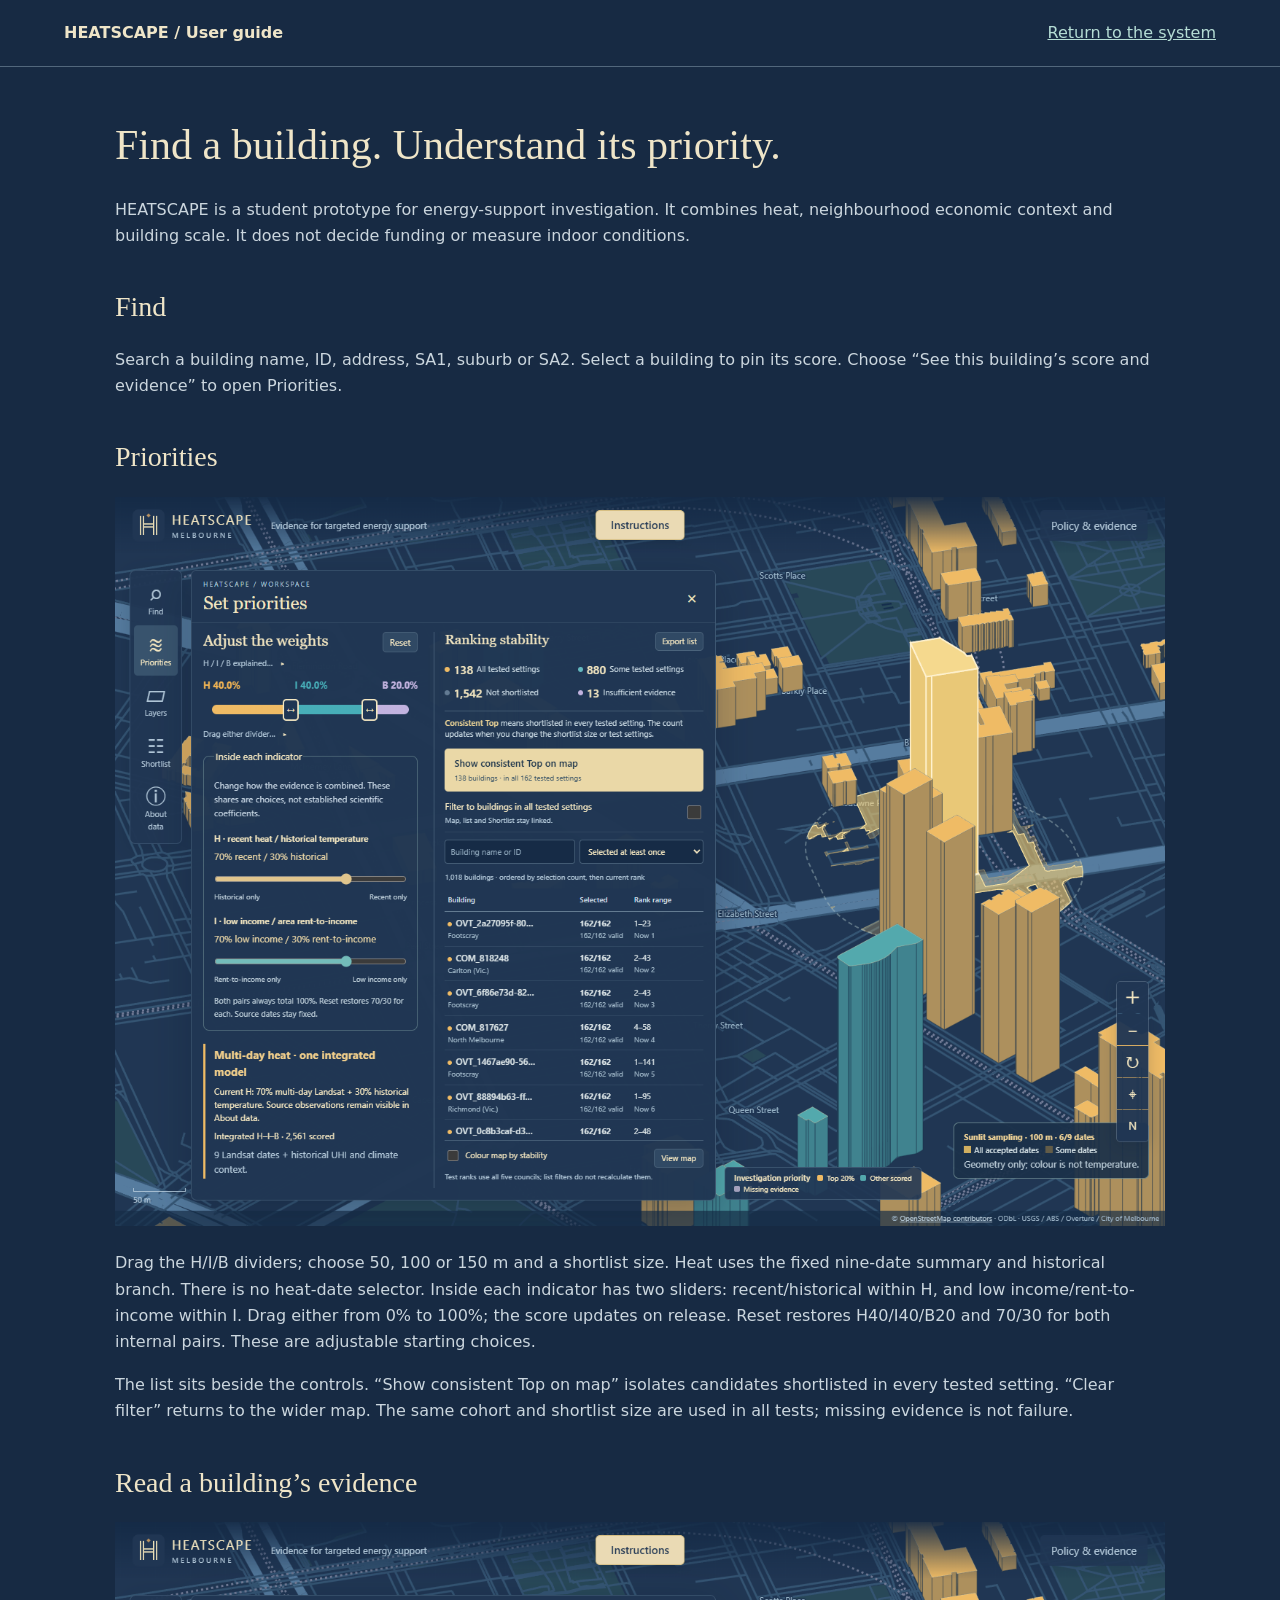
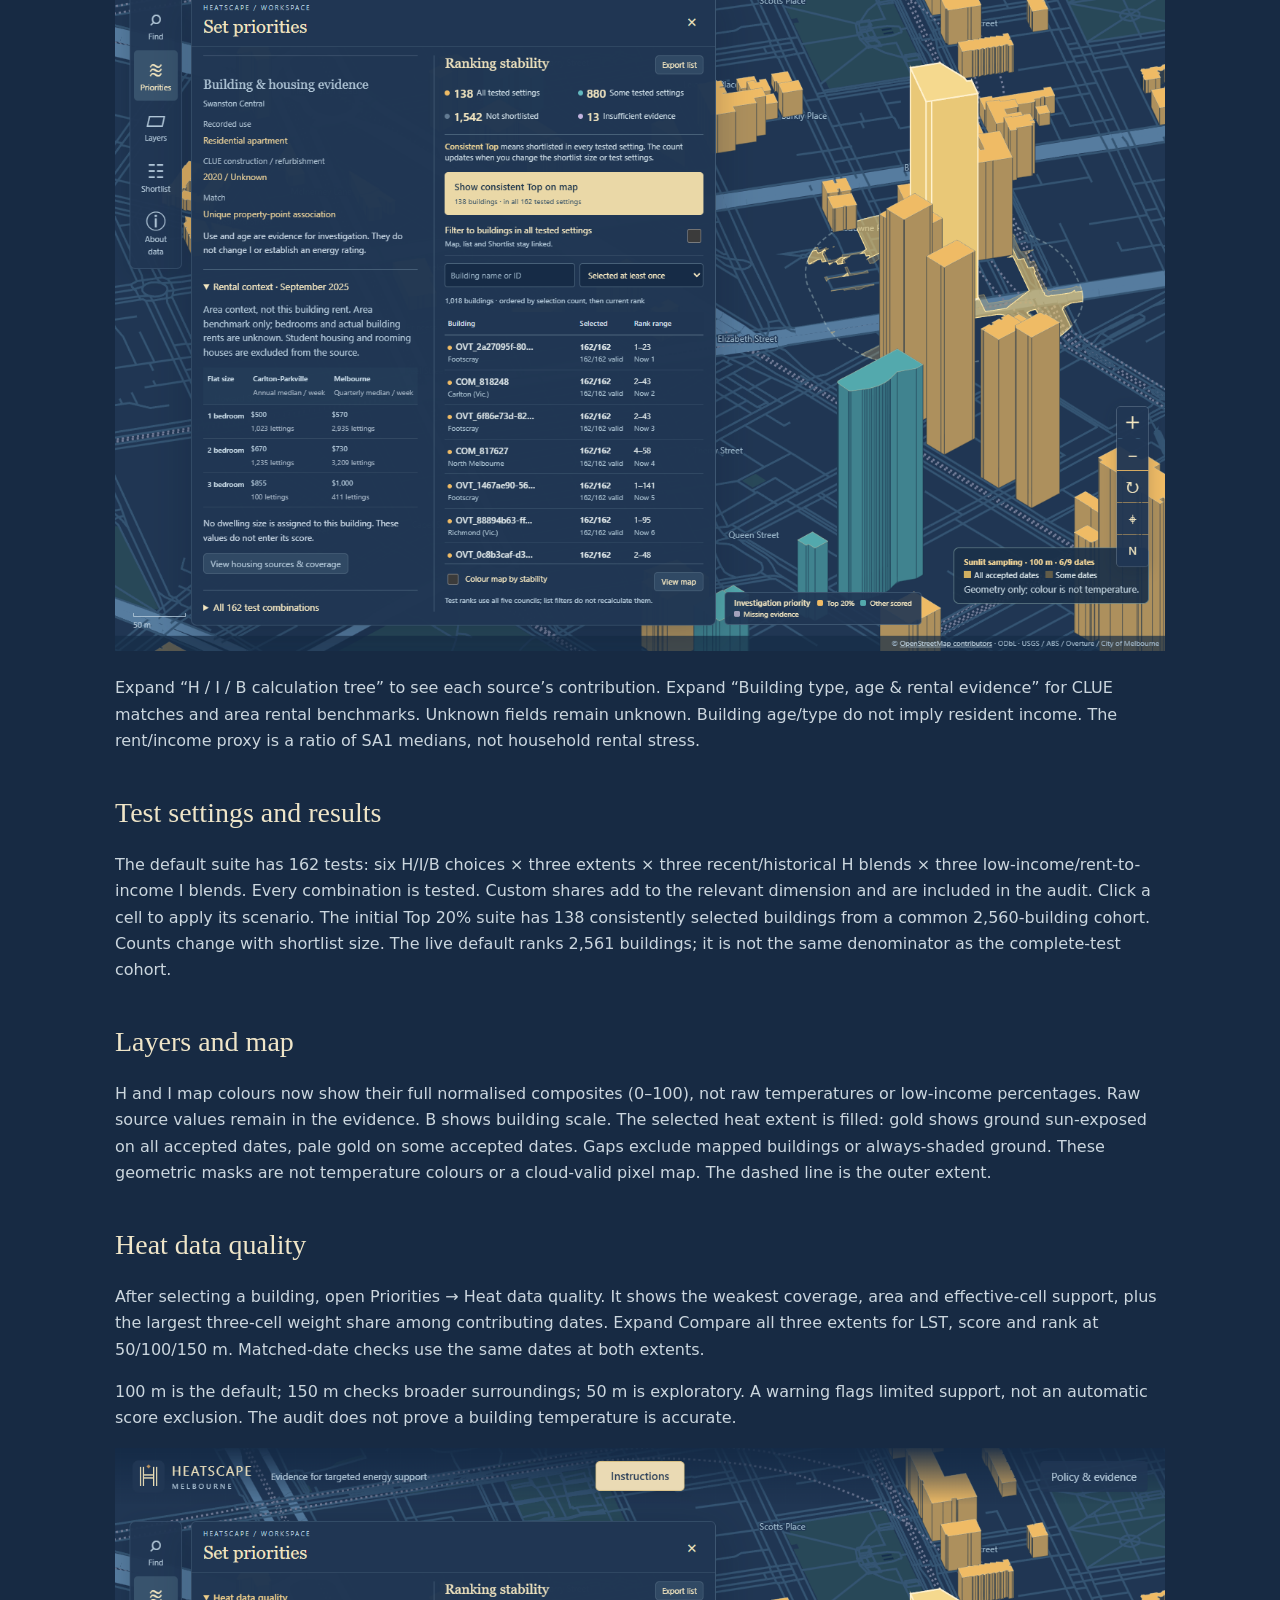
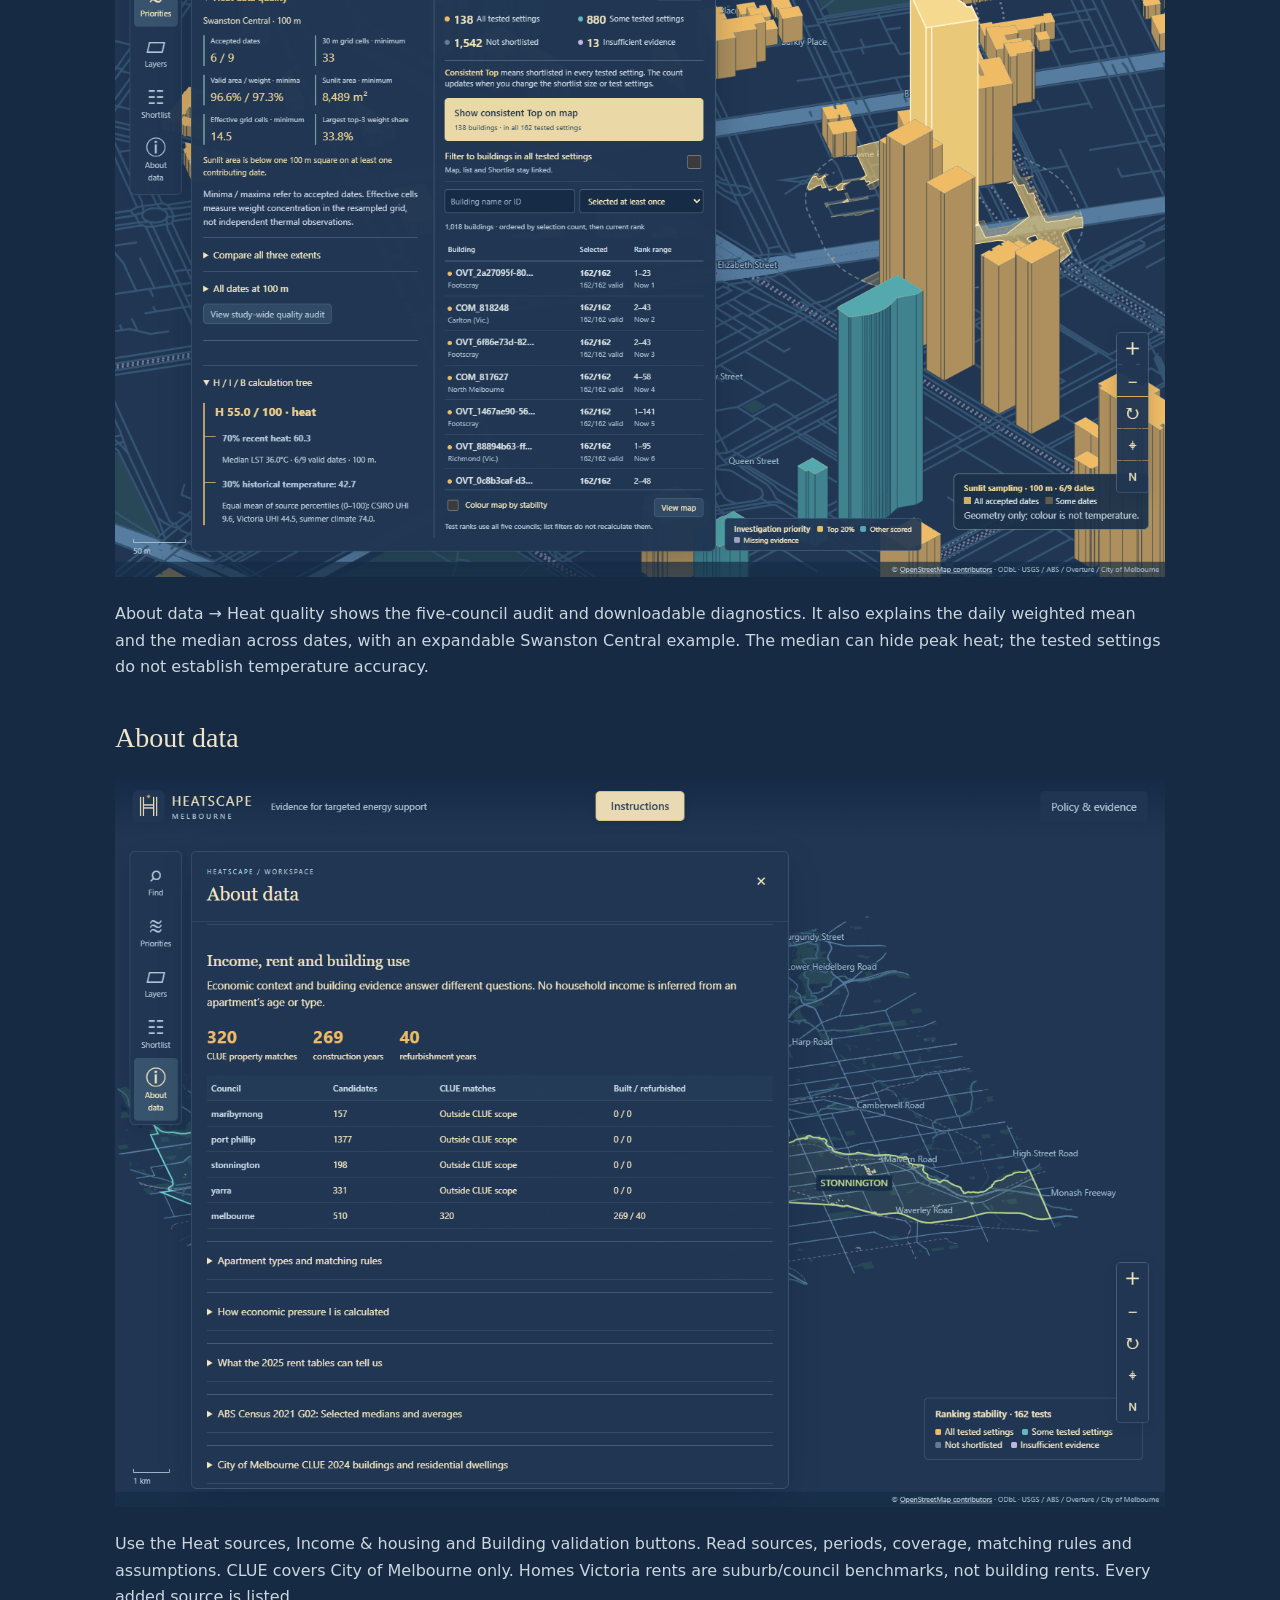
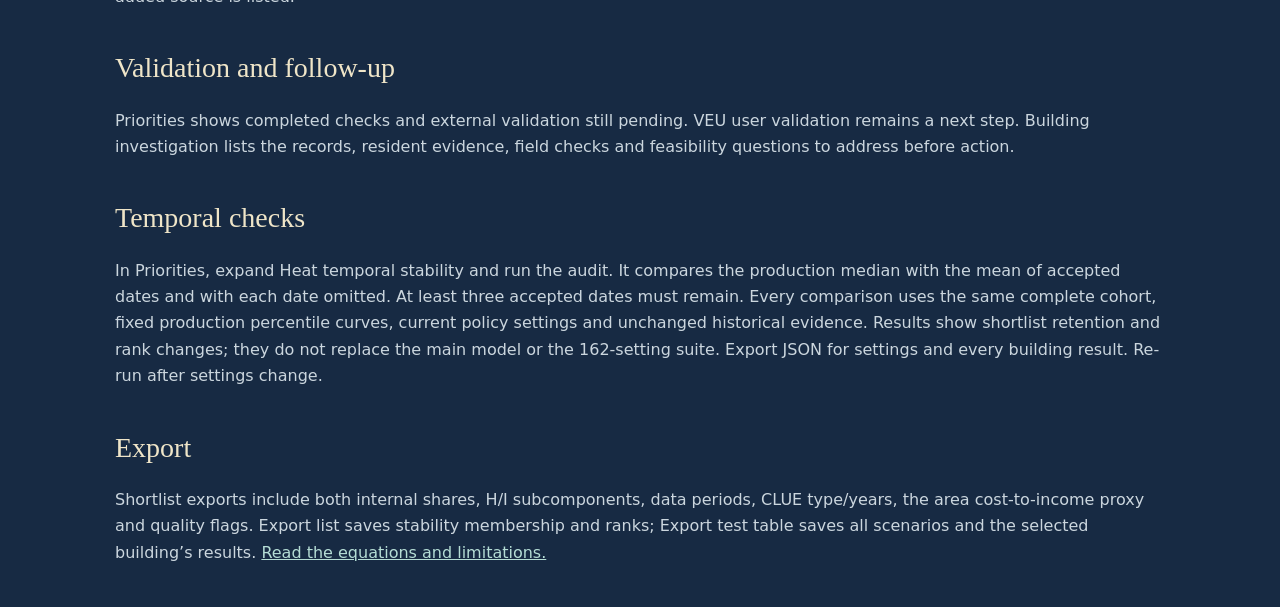
<file: instructions.html>
<!doctype html><html lang="en"><head><meta charset="utf-8"><meta name="viewport" content="width=device-width,initial-scale=1"><title>HEATSCAPE | User guide</title><style>
*{box-sizing:border-box}body{margin:0;background:#172a43;color:#efe5c8;font:16px/1.65 system-ui,sans-serif}header{padding:20px 5%;border-bottom:1px solid #52677c;display:flex;justify-content:space-between;gap:20px}a{color:#b5ddd5}main{max-width:1100px;padding:25px;margin:auto}h1{font:42px Georgia,serif}h2{font:28px Georgia,serif;margin-top:42px}h3{font-size:17px}p,li{color:#cbd6de}.eq{padding:16px;background:#203953;border-left:3px solid #d9bd7d;overflow-wrap:anywhere;font:16px/1.9 ui-monospace,monospace}.grid{display:grid;grid-template-columns:1fr 1fr;gap:22px}figure{margin:0;padding:18px;background:#203653;border:1px solid #48637d;border-radius:8px}figcaption{margin-bottom:12px}svg{width:100%;height:auto}svg text{font:11px system-ui;fill:#cbd6de}.note{border-left:3px solid #70bab6;padding-left:16px}select{font:inherit;background:#203653;color:#efe5c8;padding:6px;border:1px solid #9bafbf}table{border-collapse:collapse;width:100%}td,th{padding:10px;border-bottom:1px solid #48637d;text-align:left}small{color:#b3c4d1}@media(max-width:700px){.grid{grid-template-columns:1fr}h1{font-size:32px}.eq{font-size:13px}header{font-size:13px}}
 img{max-width:100%;height:auto}.tree{border-left:2px solid #d9bd7d;padding-left:22px}.tree p{margin:12px 0}</style></head><body><header><strong>HEATSCAPE / User guide</strong><a href="./index.html">Return to the system</a></header><main><h1>Find a building. Understand its priority.</h1><p>HEATSCAPE is a student prototype for energy-support investigation. It combines heat, neighbourhood economic context and building scale. It does not decide funding or measure indoor conditions.</p><h2>Find</h2><p>Search a building name, ID, address, SA1, suburb or SA2. Select a building to pin its score. Choose “See this building’s score and evidence” to open Priorities.</p><h2>Priorities</h2><img src="./assets/guide-priority.png?v=adjustable-1" alt="Priorities workspace with fixed multi-day heat and stability list"><p>Drag the H/I/B dividers; choose 50, 100 or 150 m and a shortlist size. Heat uses the fixed nine-date summary and historical branch. There is no heat-date selector. Inside each indicator has two sliders: recent/historical within H, and low income/rent-to-income within I. Drag either from 0% to 100%; the score updates on release. Reset restores H40/I40/B20 and 70/30 for both internal pairs. These are adjustable starting choices.</p><p>The list sits beside the controls. “Show consistent Top on map” isolates candidates shortlisted in every tested setting. “Clear filter” returns to the wider map. The same cohort and shortlist size are used in all tests; missing evidence is not failure.</p><h2>Read a building’s evidence</h2><img src="./assets/guide-housing.png?v=adjustable-1" alt="Recorded building use, construction and refurbishment years, and area rental benchmarks"><p>Expand “H / I / B calculation tree” to see each source’s contribution. Expand “Building type, age & rental evidence” for CLUE matches and area rental benchmarks. Unknown fields remain unknown. Building age/type do not imply resident income. The rent/income proxy is a ratio of SA1 medians, not household rental stress.</p><h2>Test settings and results</h2><p>The default suite has 162 tests: six H/I/B choices × three extents × three recent/historical H blends × three low-income/rent-to-income I blends. Every combination is tested. Custom shares add to the relevant dimension and are included in the audit. Click a cell to apply its scenario. The initial Top 20% suite has 138 consistently selected buildings from a common 2,560-building cohort. Counts change with shortlist size. The live default ranks 2,561 buildings; it is not the same denominator as the complete-test cohort.</p><h2>Layers and map</h2><p>H and I map colours now show their full normalised composites (0–100), not raw temperatures or low-income percentages. Raw source values remain in the evidence. B shows building scale. The selected heat extent is filled: gold shows ground sun-exposed on all accepted dates, pale gold on some accepted dates. Gaps exclude mapped buildings or always-shaded ground. These geometric masks are not temperature colours or a cloud-valid pixel map. The dashed line is the outer extent.</p><h2>Heat data quality</h2><p>After selecting a building, open Priorities → Heat data quality. It shows the weakest coverage, area and effective-cell support, plus the largest three-cell weight share among contributing dates. Expand Compare all three extents for LST, score and rank at 50/100/150 m. Matched-date checks use the same dates at both extents.</p><p>100 m is the default; 150 m checks broader surroundings; 50 m is exploratory. A warning flags limited support, not an automatic score exclusion. The audit does not prove a building temperature is accurate.</p><img src="./assets/guide-quality.png?v=adjustable-1" alt="Heat data quality showing coverage, retained sunlit area and weight concentration"><p>About data → Heat quality shows the five-council audit and downloadable diagnostics. It also explains the daily weighted mean and the median across dates, with an expandable Swanston Central example. The median can hide peak heat; the tested settings do not establish temperature accuracy.</p><h2>About data</h2><img src="./assets/guide-data.png?v=adjustable-1" alt="Housing data coverage and provenance"><p>Use the Heat sources, Income & housing and Building validation buttons. Read sources, periods, coverage, matching rules and assumptions. CLUE covers City of Melbourne only. Homes Victoria rents are suburb/council benchmarks, not building rents. Every added source is listed.</p><h2>Validation and follow-up</h2><p>Priorities shows completed checks and external validation still pending. VEU user validation remains a next step. Building investigation lists the records, resident evidence, field checks and feasibility questions to address before action.</p><h2>Temporal checks</h2><p>In Priorities, expand Heat temporal stability and run the audit. It compares the production median with the mean of accepted dates and with each date omitted. At least three accepted dates must remain. Every comparison uses the same complete cohort, fixed production percentile curves, current policy settings and unchanged historical evidence. Results show shortlist retention and rank changes; they do not replace the main model or the 162-setting suite. Export JSON for settings and every building result. Re-run after settings change.</p><h2>Export</h2><p>Shortlist exports include both internal shares, H/I subcomponents, data periods, CLUE type/years, the area cost-to-income proxy and quality flags. Export list saves stability membership and ranks; Export test table saves all scenarios and the selected building’s results. <a href="./model.html">Read the equations and limitations.</a></p></main></body></html>
</file>
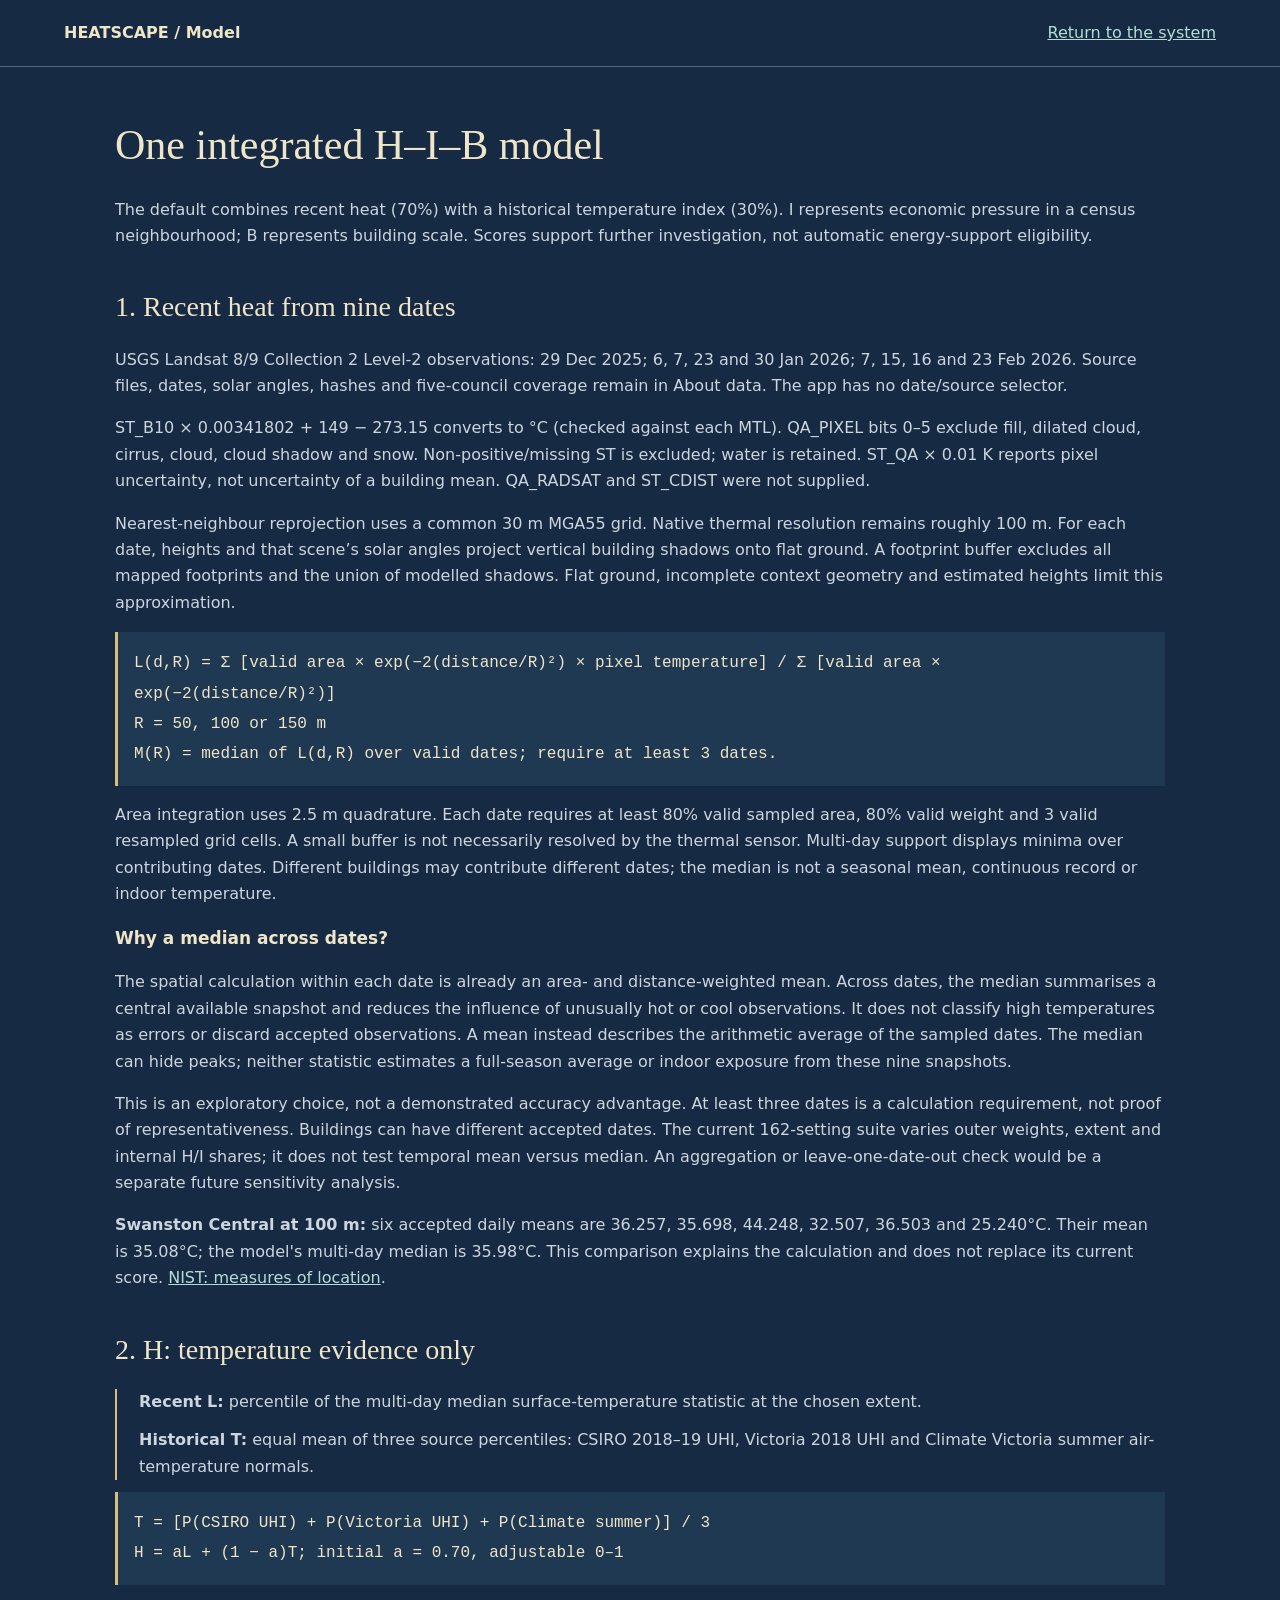
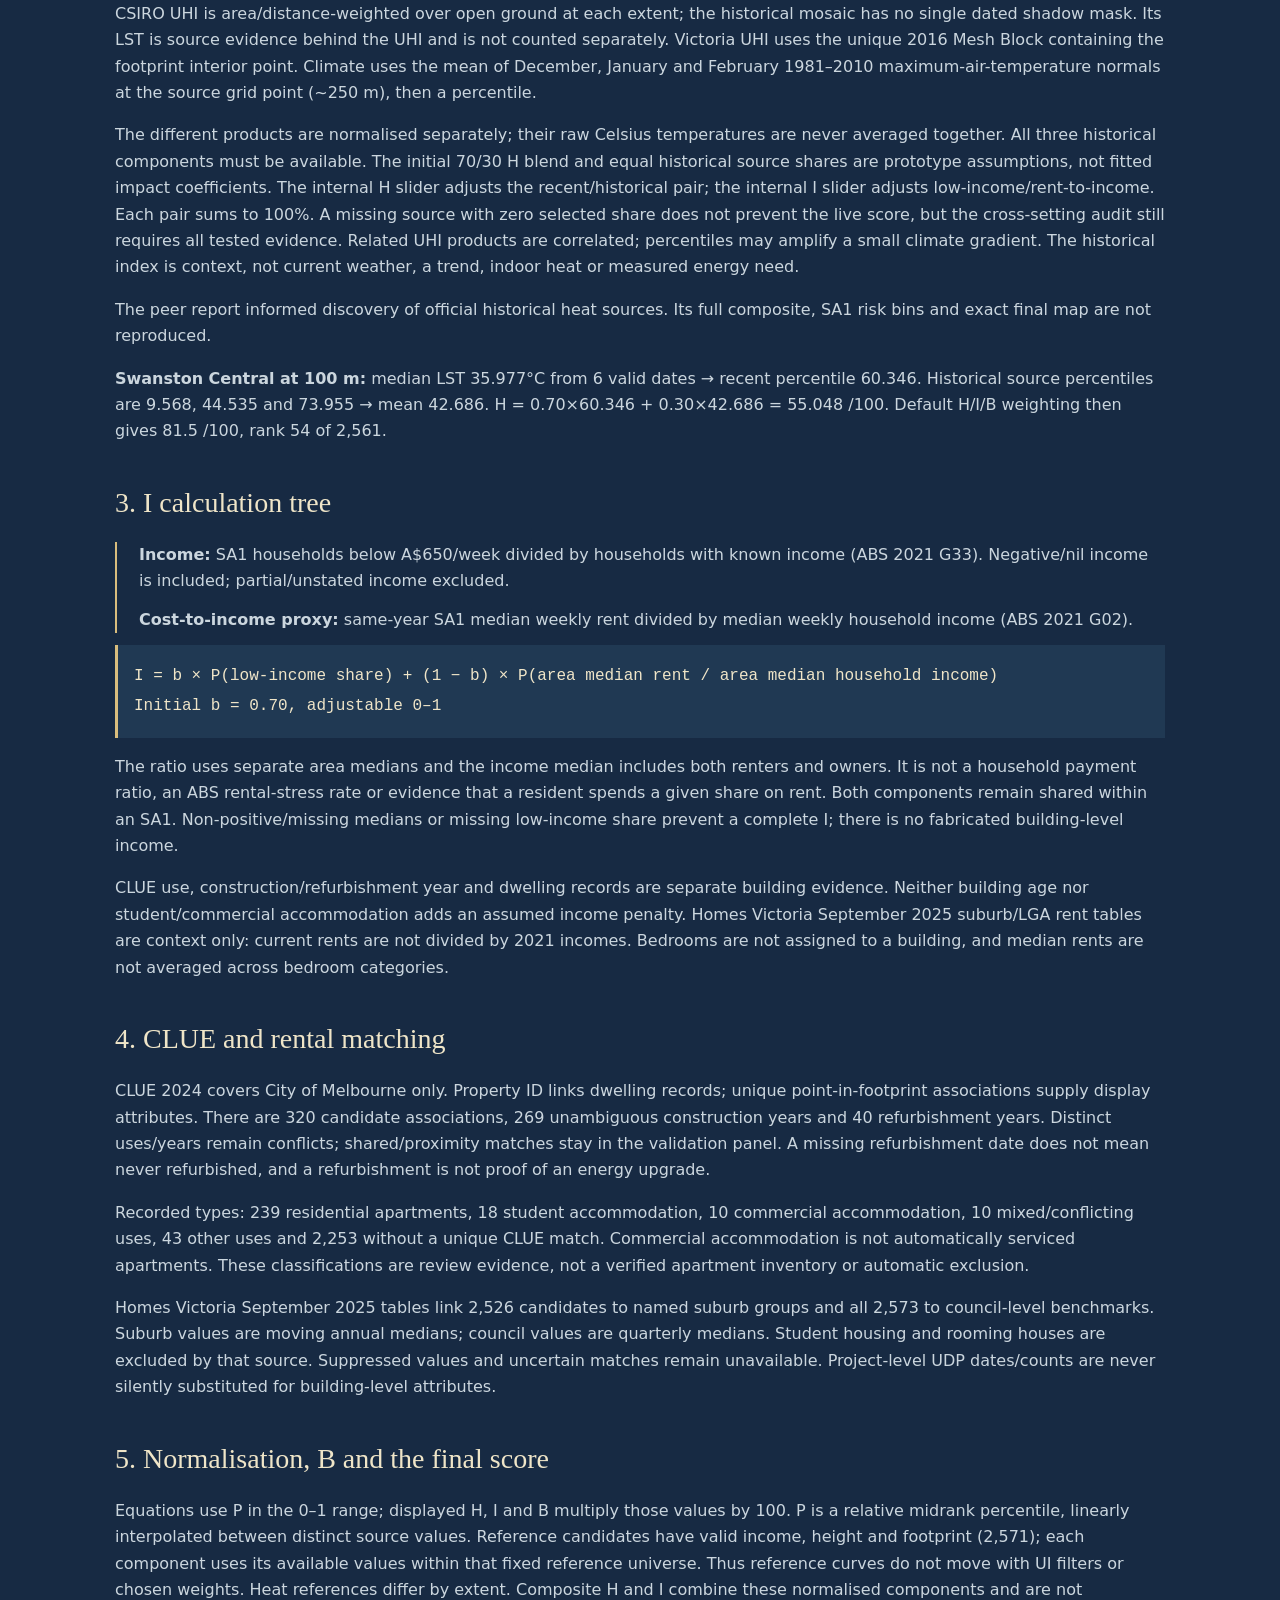
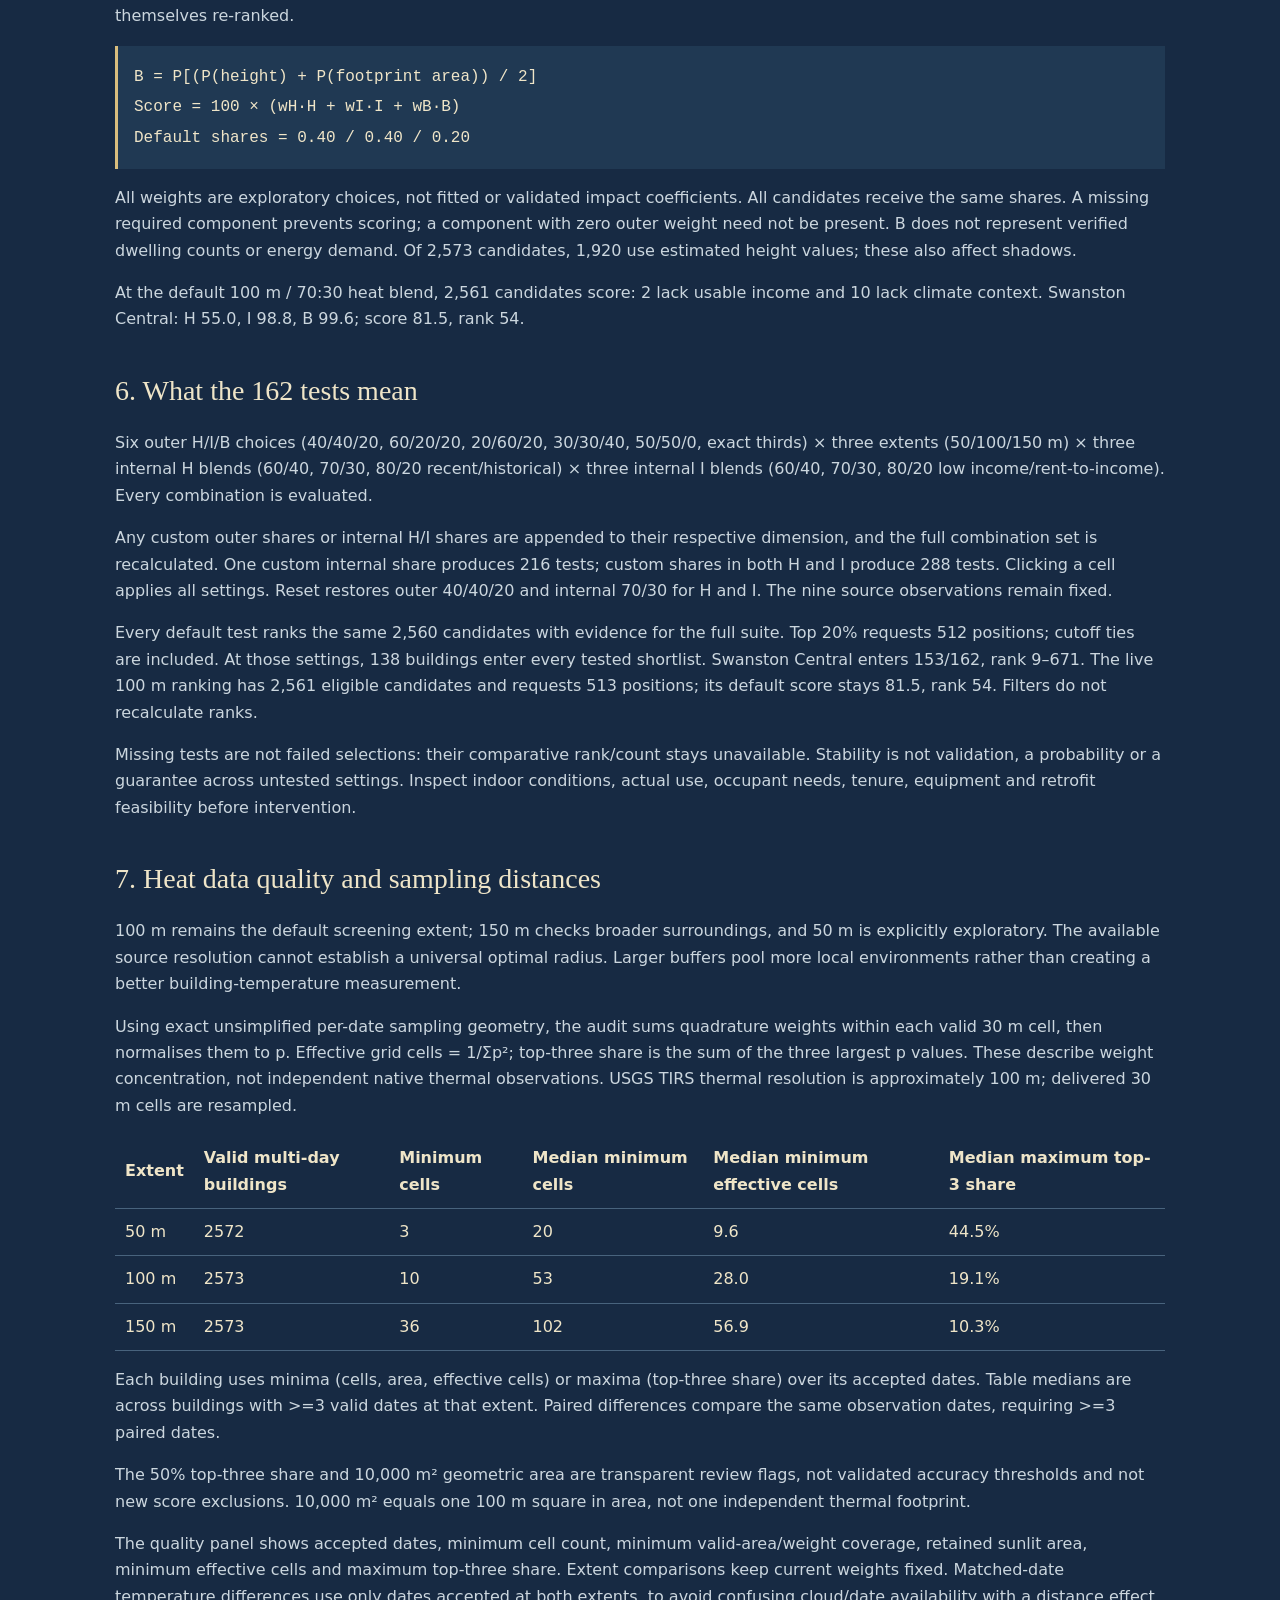
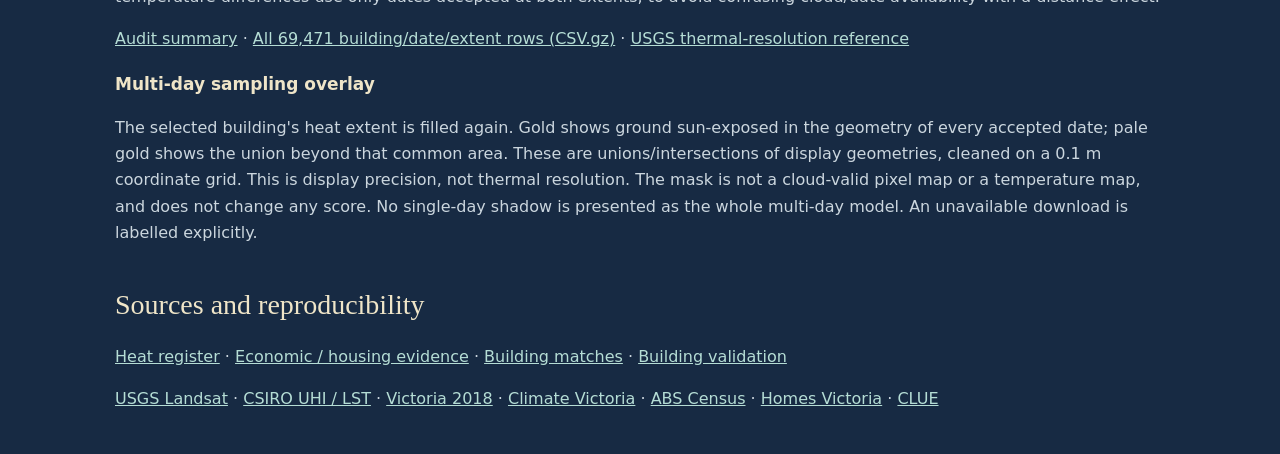
<file: model.html>
<!doctype html><html lang="en"><head><meta charset="utf-8"><meta name="viewport" content="width=device-width,initial-scale=1"><title>HEATSCAPE | Model</title><style>
*{box-sizing:border-box}body{margin:0;background:#172a43;color:#efe5c8;font:16px/1.65 system-ui,sans-serif}header{padding:20px 5%;border-bottom:1px solid #52677c;display:flex;justify-content:space-between;gap:20px}a{color:#b5ddd5}main{max-width:1100px;padding:25px;margin:auto}h1{font:42px Georgia,serif}h2{font:28px Georgia,serif;margin-top:42px}h3{font-size:17px}p,li{color:#cbd6de}.eq{padding:16px;background:#203953;border-left:3px solid #d9bd7d;overflow-wrap:anywhere;font:16px/1.9 ui-monospace,monospace}.grid{display:grid;grid-template-columns:1fr 1fr;gap:22px}figure{margin:0;padding:18px;background:#203653;border:1px solid #48637d;border-radius:8px}figcaption{margin-bottom:12px}svg{width:100%;height:auto}svg text{font:11px system-ui;fill:#cbd6de}.note{border-left:3px solid #70bab6;padding-left:16px}select{font:inherit;background:#203653;color:#efe5c8;padding:6px;border:1px solid #9bafbf}table{border-collapse:collapse;width:100%}td,th{padding:10px;border-bottom:1px solid #48637d;text-align:left}small{color:#b3c4d1}@media(max-width:700px){.grid{grid-template-columns:1fr}h1{font-size:32px}.eq{font-size:13px}header{font-size:13px}}
 img{max-width:100%;height:auto}.tree{border-left:2px solid #d9bd7d;padding-left:22px}.tree p{margin:12px 0}</style></head><body><header><strong>HEATSCAPE / Model</strong><a href="./index.html">Return to the system</a></header><main><h1>One integrated H–I–B model</h1><p>The default combines recent heat (70%) with a historical temperature index (30%). I represents economic pressure in a census neighbourhood; B represents building scale. Scores support further investigation, not automatic energy-support eligibility.</p>
<h2>1. Recent heat from nine dates</h2><p>USGS Landsat 8/9 Collection 2 Level-2 observations: 29 Dec 2025; 6, 7, 23 and 30 Jan 2026; 7, 15, 16 and 23 Feb 2026. Source files, dates, solar angles, hashes and five-council coverage remain in About data. The app has no date/source selector.</p><p>ST_B10 × 0.00341802 + 149 − 273.15 converts to °C (checked against each MTL). QA_PIXEL bits 0–5 exclude fill, dilated cloud, cirrus, cloud, cloud shadow and snow. Non-positive/missing ST is excluded; water is retained. ST_QA × 0.01 K reports pixel uncertainty, not uncertainty of a building mean. QA_RADSAT and ST_CDIST were not supplied.</p><p>Nearest-neighbour reprojection uses a common 30 m MGA55 grid. Native thermal resolution remains roughly 100 m. For each date, heights and that scene’s solar angles project vertical building shadows onto flat ground. A footprint buffer excludes all mapped footprints and the union of modelled shadows. Flat ground, incomplete context geometry and estimated heights limit this approximation.</p><div class="eq">L(d,R) = Σ [valid area × exp(−2(distance/R)²) × pixel temperature] / Σ [valid area × exp(−2(distance/R)²)]<br>R = 50, 100 or 150 m<br>M(R) = median of L(d,R) over valid dates; require at least 3 dates.</div><p>Area integration uses 2.5 m quadrature. Each date requires at least 80% valid sampled area, 80% valid weight and 3 valid resampled grid cells. A small buffer is not necessarily resolved by the thermal sensor. Multi-day support displays minima over contributing dates. Different buildings may contribute different dates; the median is not a seasonal mean, continuous record or indoor temperature.</p>
<h3 id="heat-aggregation">Why a median across dates?</h3><p>The spatial calculation within each date is already an area- and distance-weighted mean. Across dates, the median summarises a central available snapshot and reduces the influence of unusually hot or cool observations. It does not classify high temperatures as errors or discard accepted observations. A mean instead describes the arithmetic average of the sampled dates. The median can hide peaks; neither statistic estimates a full-season average or indoor exposure from these nine snapshots.</p><p>This is an exploratory choice, not a demonstrated accuracy advantage. At least three dates is a calculation requirement, not proof of representativeness. Buildings can have different accepted dates. The current 162-setting suite varies outer weights, extent and internal H/I shares; it does not test temporal mean versus median. An aggregation or leave-one-date-out check would be a separate future sensitivity analysis.</p><p><b>Swanston Central at 100 m:</b> six accepted daily means are 36.257, 35.698, 44.248, 32.507, 36.503 and 25.240°C. Their mean is 35.08°C; the model's multi-day median is 35.98°C. This comparison explains the calculation and does not replace its current score. <a href="https://www.itl.nist.gov/div898/handbook/eda/section3/eda351.htm">NIST: measures of location</a>.</p><h2>2. H: temperature evidence only</h2><div class="tree"><p><b>Recent L:</b> percentile of the multi-day median surface-temperature statistic at the chosen extent.</p><p><b>Historical T:</b> equal mean of three source percentiles: CSIRO 2018–19 UHI, Victoria 2018 UHI and Climate Victoria summer air-temperature normals.</p></div><div class="eq">T = [P(CSIRO UHI) + P(Victoria UHI) + P(Climate summer)] / 3<br>H = aL + (1 − a)T; initial a = 0.70, adjustable 0–1</div><p>CSIRO UHI is area/distance-weighted over open ground at each extent; the historical mosaic has no single dated shadow mask. Its LST is source evidence behind the UHI and is not counted separately. Victoria UHI uses the unique 2016 Mesh Block containing the footprint interior point. Climate uses the mean of December, January and February 1981–2010 maximum-air-temperature normals at the source grid point (~250 m), then a percentile.</p><p>The different products are normalised separately; their raw Celsius temperatures are never averaged together. All three historical components must be available. The initial 70/30 H blend and equal historical source shares are prototype assumptions, not fitted impact coefficients. The internal H slider adjusts the recent/historical pair; the internal I slider adjusts low-income/rent-to-income. Each pair sums to 100%. A missing source with zero selected share does not prevent the live score, but the cross-setting audit still requires all tested evidence. Related UHI products are correlated; percentiles may amplify a small climate gradient. The historical index is context, not current weather, a trend, indoor heat or measured energy need.</p><p>The peer report informed discovery of official historical heat sources. Its full composite, SA1 risk bins and exact final map are not reproduced.</p><p><b>Swanston Central at 100 m:</b> median LST 35.977°C from 6 valid dates → recent percentile 60.346. Historical source percentiles are 9.568, 44.535 and 73.955 → mean 42.686. H = 0.70×60.346 + 0.30×42.686 = 55.048 /100. Default H/I/B weighting then gives 81.5 /100, rank 54 of 2,561.</p><h2>3. I calculation tree</h2><div class="tree"><p><b>Income:</b> SA1 households below A$650/week divided by households with known income (ABS 2021 G33). Negative/nil income is included; partial/unstated income excluded.</p><p><b>Cost-to-income proxy:</b> same-year SA1 median weekly rent divided by median weekly household income (ABS 2021 G02).</p></div><div class="eq">I = b × P(low-income share) + (1 − b) × P(area median rent / area median household income)<br>Initial b = 0.70, adjustable 0–1</div><p>The ratio uses separate area medians and the income median includes both renters and owners. It is not a household payment ratio, an ABS rental-stress rate or evidence that a resident spends a given share on rent. Both components remain shared within an SA1. Non-positive/missing medians or missing low-income share prevent a complete I; there is no fabricated building-level income.</p><p>CLUE use, construction/refurbishment year and dwelling records are separate building evidence. Neither building age nor student/commercial accommodation adds an assumed income penalty. Homes Victoria September 2025 suburb/LGA rent tables are context only: current rents are not divided by 2021 incomes. Bedrooms are not assigned to a building, and median rents are not averaged across bedroom categories.</p>
<h2>4. CLUE and rental matching</h2><p>CLUE 2024 covers City of Melbourne only. Property ID links dwelling records; unique point-in-footprint associations supply display attributes. There are 320 candidate associations, 269 unambiguous construction years and 40 refurbishment years. Distinct uses/years remain conflicts; shared/proximity matches stay in the validation panel. A missing refurbishment date does not mean never refurbished, and a refurbishment is not proof of an energy upgrade.</p><p>Recorded types: 239 residential apartments, 18 student accommodation, 10 commercial accommodation, 10 mixed/conflicting uses, 43 other uses and 2,253 without a unique CLUE match. Commercial accommodation is not automatically serviced apartments. These classifications are review evidence, not a verified apartment inventory or automatic exclusion.</p><p>Homes Victoria September 2025 tables link 2,526 candidates to named suburb groups and all 2,573 to council-level benchmarks. Suburb values are moving annual medians; council values are quarterly medians. Student housing and rooming houses are excluded by that source. Suppressed values and uncertain matches remain unavailable. Project-level UDP dates/counts are never silently substituted for building-level attributes.</p>
<h2>5. Normalisation, B and the final score</h2><p>Equations use P in the 0–1 range; displayed H, I and B multiply those values by 100. P is a relative midrank percentile, linearly interpolated between distinct source values. Reference candidates have valid income, height and footprint (2,571); each component uses its available values within that fixed reference universe. Thus reference curves do not move with UI filters or chosen weights. Heat references differ by extent. Composite H and I combine these normalised components and are not themselves re-ranked.</p><div class="eq">B = P[(P(height) + P(footprint area)) / 2]<br>Score = 100 × (wH·H + wI·I + wB·B)<br>Default shares = 0.40 / 0.40 / 0.20</div><p>All weights are exploratory choices, not fitted or validated impact coefficients. All candidates receive the same shares. A missing required component prevents scoring; a component with zero outer weight need not be present. B does not represent verified dwelling counts or energy demand. Of 2,573 candidates, 1,920 use estimated height values; these also affect shadows.</p><p>At the default 100 m / 70:30 heat blend, 2,561 candidates score: 2 lack usable income and 10 lack climate context. Swanston Central: H 55.0, I 98.8, B 99.6; score 81.5, rank 54.</p>
<h2>6. What the 162 tests mean</h2><p>Six outer H/I/B choices (40/40/20, 60/20/20, 20/60/20, 30/30/40, 50/50/0, exact thirds) × three extents (50/100/150 m) × three internal H blends (60/40, 70/30, 80/20 recent/historical) × three internal I blends (60/40, 70/30, 80/20 low income/rent-to-income). Every combination is evaluated.</p><p>Any custom outer shares or internal H/I shares are appended to their respective dimension, and the full combination set is recalculated. One custom internal share produces 216 tests; custom shares in both H and I produce 288 tests. Clicking a cell applies all settings. Reset restores outer 40/40/20 and internal 70/30 for H and I. The nine source observations remain fixed.</p><p>Every default test ranks the same 2,560 candidates with evidence for the full suite. Top 20% requests 512 positions; cutoff ties are included. At those settings, 138 buildings enter every tested shortlist. Swanston Central enters 153/162, rank 9–671. The live 100 m ranking has 2,561 eligible candidates and requests 513 positions; its default score stays 81.5, rank 54. Filters do not recalculate ranks.</p><p>Missing tests are not failed selections: their comparative rank/count stays unavailable. Stability is not validation, a probability or a guarantee across untested settings. Inspect indoor conditions, actual use, occupant needs, tenure, equipment and retrofit feasibility before intervention.</p><h2>7. Heat data quality and sampling distances</h2><p>100 m remains the default screening extent; 150 m checks broader surroundings, and 50 m is explicitly exploratory. The available source resolution cannot establish a universal optimal radius. Larger buffers pool more local environments rather than creating a better building-temperature measurement.</p><p>Using exact unsimplified per-date sampling geometry, the audit sums quadrature weights within each valid 30 m cell, then normalises them to p. Effective grid cells = 1/Σp²; top-three share is the sum of the three largest p values. These describe weight concentration, not independent native thermal observations. USGS TIRS thermal resolution is approximately 100 m; delivered 30 m cells are resampled.</p><table><tr><th>Extent</th><th>Valid multi-day buildings</th><th>Minimum cells</th><th>Median minimum cells</th><th>Median minimum effective cells</th><th>Median maximum top-3 share</th></tr><tr><td>50 m</td><td>2572</td><td>3</td><td>20</td><td>9.6</td><td>44.5%</td></tr><tr><td>100 m</td><td>2573</td><td>10</td><td>53</td><td>28.0</td><td>19.1%</td></tr><tr><td>150 m</td><td>2573</td><td>36</td><td>102</td><td>56.9</td><td>10.3%</td></tr></table><p>Each building uses minima (cells, area, effective cells) or maxima (top-three share) over its accepted dates. Table medians are across buildings with >=3 valid dates at that extent. Paired differences compare the same observation dates, requiring >=3 paired dates.</p><p>The 50% top-three share and 10,000 m² geometric area are transparent review flags, not validated accuracy thresholds and not new score exclusions. 10,000 m² equals one 100 m square in area, not one independent thermal footprint.</p><p>The quality panel shows accepted dates, minimum cell count, minimum valid-area/weight coverage, retained sunlit area, minimum effective cells and maximum top-three share. Extent comparisons keep current weights fixed. Matched-date temperature differences use only dates accepted at both extents, to avoid confusing cloud/date availability with a distance effect.</p><p><a href="./assets/heat-quality-summary.json">Audit summary</a> · <a href="./assets/heat-quality-observations.csv.gz">All 69,471 building/date/extent rows (CSV.gz)</a> · <a href="https://www.usgs.gov/landsat-missions/landsat-8">USGS thermal-resolution reference</a></p><h3>Multi-day sampling overlay</h3><p>The selected building's heat extent is filled again. Gold shows ground sun-exposed in the geometry of every accepted date; pale gold shows the union beyond that common area. These are unions/intersections of display geometries, cleaned on a 0.1 m coordinate grid. This is display precision, not thermal resolution. The mask is not a cloud-valid pixel map or a temperature map, and does not change any score. No single-day shadow is presented as the whole multi-day model. An unavailable download is labelled explicitly.</p><h2>Sources and reproducibility</h2><p><a href="./assets/heat-source-register.json">Heat register</a> · <a href="./assets/integrated-evidence.json">Economic / housing evidence</a> · <a href="./assets/building-housing-evidence.csv">Building matches</a> · <a href="./building-validation.html">Building validation</a></p><p><a href="https://www.usgs.gov/landsat-missions/landsat-collection-2-surface-temperature">USGS Landsat</a> · <a href="https://doi.org/10.25919/5d8adf30f001e">CSIRO UHI / LST</a> · <a href="https://discover.data.vic.gov.au/dataset/metropolitan-melbourne-urban-heat-islands-and-urban-vegetation-2018">Victoria 2018</a> · <a href="https://doi.org/10.25919/5e5d9033d8cc7">Climate Victoria</a> · <a href="https://www.abs.gov.au/census/find-census-data/datapacks">ABS Census</a> · <a href="https://www.dffh.vic.gov.au/publications/rental-report">Homes Victoria</a> · <a href="https://data.melbourne.vic.gov.au/explore/dataset/buildings-with-name-age-size-accessibility-and-bicycle-facilities/">CLUE</a></p></main></body></html>
</file>
<file: assets/heatscape.css>
:root{color-scheme:dark;--navy:#203653;--deep:#162b46;--paper:#f4e7c1;--muted:#b0c6d7;--line:#4a637b;--teal:#83b9b4;--gold:#ddb577;--panel:#203653f5}*{box-sizing:border-box}html,body{margin:0;width:100%;height:100%;overflow:hidden;background:var(--navy);color:var(--paper);font:15px/1.5 'Segoe UI',Arial,sans-serif}button,input,select{font:inherit;color:inherit}button{cursor:pointer}button,a,input,select,summary{outline-offset:4px}button:focus-visible,input:focus-visible,select:focus-visible,summary:focus-visible,a:focus-visible{outline:2px solid var(--paper)}button{border:1px solid var(--line);background:#2a4361;border-radius:5px;padding:9px 14px}button:hover{background:#3a5470}button:disabled{opacity:.6;cursor:wait}input,select{width:100%;background:#162b46;border:1px solid var(--line);padding:11px;border-radius:4px}input[type=checkbox],input[type=radio]{width:auto;accent-color:var(--teal);flex-shrink:0}input::placeholder{color:#91aabe}h1,h2,h3,p{margin:0}p{margin-bottom:12px}h2{font:26px/1.2 Georgia,serif}h3{font:21px Georgia,serif;margin:20px 0 10px}label{display:block;margin-bottom:8px}small{display:block;color:var(--muted);font-size:13px;line-height:1.5}a{color:var(--paper)}[hidden]{display:none!important}#city{position:fixed;inset:0;width:100%;height:100%;display:block;touch-action:none;cursor:grab}.eyebrow{font-size:12px;letter-spacing:2px;text-transform:uppercase}.muted{color:var(--muted);font-size:13px;line-height:1.6}.cover{position:fixed;inset:0;z-index:20;display:flex;flex-direction:column;justify-content:center;padding:65px 9%;transition:opacity .5s}.cover-wash{position:absolute;inset:0;z-index:-1;background:linear-gradient(90deg,#1e3353f2 0%,#1e3353d9 40%,#1e335393 80%,#1e335370 100%);backdrop-filter:blur(1px)}.cover-top{position:absolute;top:34px;left:4%;right:4%;display:flex;justify-content:space-between;align-items:center}.wordmark{display:flex;align-items:center;gap:12px;font-size:17px;letter-spacing:3px}.wordmark img{width:45px;height:45px}.cover-edition{font-size:12px;letter-spacing:3px;color:var(--muted)}.cover-copy{max-width:750px}.cover-copy>.eyebrow{letter-spacing:4px;font-size:13px;margin-bottom:21px}.cover h1{font:clamp(60px,7.5vw,128px)/.99 Georgia,'Times New Roman',serif;letter-spacing:-3px;font-weight:400;margin:0 0 24px}.cover h1 span{color:transparent;-webkit-text-stroke:1.4px var(--paper)}.ornament{display:flex;align-items:center;gap:19px;max-width:530px;margin-bottom:40px;font:24px Georgia,serif}.ornament i{width:65px;height:1px;background:var(--gold);position:relative}.ornament i:after{content:'';position:absolute;width:7px;height:7px;border:1px solid var(--gold);transform:rotate(45deg);top:-4px;left:0;background:var(--navy)}.ornament i:last-child:after{left:auto;right:0}.intro{font:26px Georgia,serif;margin-bottom:16px}.cover-description{max-width:460px;font-size:17px;line-height:1.8;color:#e4dfcb;margin-bottom:25px}#enter{background:var(--paper);color:var(--deep);border-color:var(--paper);padding:13px 30px;min-width:185px;font-size:16px;letter-spacing:.5px}#enter:hover{background:#fff6db}.cover-note{font-size:12px;color:var(--muted);margin-top:12px}.cover-bottom{position:absolute;bottom:28px;left:4%;right:4%;display:flex;justify-content:space-between;align-items:end;gap:15px;color:var(--muted);font-size:12px;letter-spacing:1px}.cover-bottom span:last-child{text-align:right}
.appbar{position:fixed;top:0;left:0;right:0;height:78px;padding:12px 24px;display:flex;align-items:center;gap:25px;pointer-events:none;background:linear-gradient(#142a46ed,#142a4600);z-index:3}.appbar>*{pointer-events:auto}.brand-button{border:0;background:transparent!important;padding:0;display:flex;align-items:center;gap:10px;text-align:left;letter-spacing:2px;font-size:18px}.brand-button img{width:44px;height:44px}.brand-button small{font-size:10px;letter-spacing:3px}.app-subtitle{font-size:13px;color:var(--muted)}.appbar>.quiet{margin-left:auto;background:#203653d9}.quiet{border-color:transparent;background:transparent;color:var(--muted)}.toolrail{position:fixed;top:100px;left:20px;width:72px;padding:5px;background:var(--panel);border:1px solid #54708b80;border-radius:8px;z-index:5;box-shadow:0 8px 30px #07172d30}.toolrail button{border:0;background:transparent;width:100%;padding:10px 3px;font-size:11px;color:var(--muted);display:flex;flex-direction:column;align-items:center;gap:2px}.toolrail button[aria-expanded=true]{color:var(--paper);background:#38536d}.tool-icon{font-size:27px;line-height:1.15;font-weight:300}.toolrail button:hover{background:#334e68}#drawer{position:fixed;top:100px;left:104px;width:350px;max-height:calc(100dvh - 135px);overflow:auto;background:var(--panel);border:1px solid #58728a88;border-radius:8px;padding:21px;z-index:6;box-shadow:0 14px 50px #07172d45;scrollbar-width:thin;scrollbar-color:#5f7a90 transparent}.drawer-head{display:flex;justify-content:space-between;align-items:start;gap:12px;margin-bottom:22px}.drawer-head .eyebrow{font-size:9px;color:var(--muted);margin-bottom:8px}.icon-button{padding:0;width:32px;height:32px;font-size:24px;line-height:1;background:transparent;border-color:transparent;flex-shrink:0}.panel-intro{color:var(--muted);font-size:15px}.secondary{background:transparent;width:100%;border-color:#778b99;margin:5px 0 12px}fieldset{border:0;padding:0;margin:23px 0}legend{font-size:15px;margin-bottom:10px}.segments{display:flex}.segments button{flex:1;border-radius:0;padding:9px 4px}.segments button:first-child{border-radius:4px 0 0 4px}.segments button:last-child{border-radius:0 4px 4px 0}.segments button[aria-pressed=true],.mode-choices button[aria-pressed=true]{background:var(--paper);color:var(--deep);border-color:var(--paper)}.segments+.muted{margin-top:7px}.radio-card{display:flex;align-items:flex-start;gap:9px;padding:10px;border:1px solid var(--line);border-radius:4px}.radio-card:has(:checked){border-color:var(--teal);background:#2d485f}.radio-card input{margin-top:5px}.weight-labels,.weight-axis{display:flex;justify-content:space-between;gap:10px}.weight-labels{font-size:14px}.weight-labels strong:first-child{color:var(--teal)}.weight-labels strong:last-child{color:var(--gold)}.weight-axis{font-size:11px;color:#9bb1c2;margin-top:10px}#heatWeight{appearance:none;-webkit-appearance:none;border:0;background:transparent;padding:0;height:44px;cursor:ew-resize;touch-action:pan-y}#heatWeight::-webkit-slider-runnable-track{height:10px;background:linear-gradient(90deg,var(--teal),var(--gold));border-radius:5px}#heatWeight::-webkit-slider-thumb{appearance:none;width:25px;height:25px;margin-top:-7px;background:var(--deep);border:3px solid var(--paper);border-radius:50%}#heatWeight::-moz-range-track{height:10px;background:linear-gradient(90deg,var(--teal),var(--gold));border-radius:5px}#heatWeight::-moz-range-thumb{width:21px;height:21px;background:var(--deep);border:3px solid var(--paper);border-radius:50%}.weight-ticks{display:flex;justify-content:space-between;margin-bottom:8px}.weight-ticks button{padding:4px 7px;border-color:transparent;background:transparent;font-size:12px}.weight-ticks button[aria-pressed=true]{border-color:var(--gold)}.setting-label{font-size:12px;padding:10px;border-left:2px solid var(--gold);background:#172e47}.toggle-row{display:flex;align-items:center;justify-content:space-between;gap:20px;border-bottom:1px solid #4a637b60;padding:13px 0;margin:0}.toggle-row input{width:19px;height:19px}.mode-choices{display:grid;gap:6px}.mode-choices button{text-align:left}.result-list{display:grid;gap:5px;margin-top:12px}.result{width:100%;text-align:left;background:#19314b;border-color:#3d5870;padding:11px 12px;font-size:13px}.result>strong{display:block;font-size:14px;color:var(--paper)}.result>span{display:block;color:var(--muted);font-size:12px;overflow:hidden;text-overflow:ellipsis}.result .result-score{float:right;color:var(--gold);font-size:18px}details{border-top:1px solid var(--line);padding-top:13px;margin-top:17px;font-size:13px;color:var(--muted)}details p{margin-top:12px}summary{cursor:pointer;color:var(--paper);font-size:14px}#moreResults{width:100%}.map-controls{position:fixed;right:22px;bottom:115px;display:grid;gap:1px;border:1px solid #71869b80;border-radius:6px;overflow:hidden;z-index:4;box-shadow:0 4px 20px #091a3230}.map-controls button{width:43px;height:43px;padding:0;border:0;border-radius:0;background:var(--panel);font-size:23px}.map-controls button:last-child{font-size:15px}.map-hint{position:fixed;bottom:45px;left:50%;transform:translateX(-50%);font-size:12px;color:var(--muted);background:#192f4be0;border-radius:4px;padding:7px 12px;pointer-events:none;white-space:nowrap}.legend{position:fixed;left:22px;bottom:65px;max-width:380px;background:#203653e8;padding:11px 14px;border:1px solid #637f9580;border-radius:5px;font-size:12px;z-index:2}.legend strong{display:block;font-size:13px;margin-bottom:6px;font-weight:500}.legend .dot{width:8px;height:8px;display:inline-block;border-radius:2px;margin-right:5px}.legend .ramp{display:inline-block;width:110px;height:8px;background:linear-gradient(90deg,var(--teal),var(--gold));margin:0 8px}.map-scale{position:fixed;bottom:28px;left:25px;font-size:11px;color:var(--muted);pointer-events:none}#scaleBar{display:block;height:5px;border:1px solid var(--muted);border-top:0;width:80px}.map-scale span{display:block;margin-top:3px}footer{position:fixed;bottom:0;left:0;right:0;background:#152b46b0;color:#9eb5c8;padding:3px 8px;font-size:10px;text-align:right}footer a{color:#b5c8d5}#mapNotice{position:fixed;top:95px;left:50%;transform:translateX(-50%);padding:10px 18px;border-radius:5px;background:var(--paper);color:var(--deep);z-index:8;max-width:70vw;font-size:14px}.sr-only{position:absolute;width:1px;height:1px;padding:0;overflow:hidden;clip:rect(0,0,0,0);white-space:nowrap}
#popup{position:fixed;width:330px;max-height:calc(100dvh - 100px);overflow:auto;z-index:10;background:#1b314dee;border:1px solid #a2b5bd;border-radius:7px;padding:19px;box-shadow:0 16px 45px #08172e66;backdrop-filter:blur(12px)}#closePopup{position:absolute;right:8px;top:8px}#popup .eyebrow{color:var(--muted);font-size:10px;letter-spacing:1.5px;margin-bottom:7px}#popup h2{font-size:22px;margin-right:20px}#popupId{font-size:10px;overflow-wrap:anywhere;margin-top:6px;margin-bottom:13px}.popup-score{display:flex;align-items:center;gap:10px}.popup-score>strong{font:43px/1 Georgia,serif}.popup-score>span{font-size:11px;color:var(--muted);line-height:1.4}#popupRank{margin-left:auto;text-align:right;color:var(--paper)}.status-line{font-size:12px;color:var(--gold);margin-top:10px}.evidence-values{border-top:1px solid #54708980;margin-top:14px;padding-top:10px}.evidence-values>div{display:flex;justify-content:space-between;gap:10px;margin-bottom:9px;font-size:12px}.evidence-values strong{font-size:15px;white-space:nowrap}.contribution{display:flex;justify-content:space-between;font-size:12px;margin-top:15px}.contribution span:first-child{color:var(--gold)}.contribution span:last-child{color:var(--teal)}.contribution-bar{height:7px;background:#38516a;display:flex;overflow:hidden;margin:7px 0 10px;border-radius:2px}.contribution-bar i:first-child{background:var(--gold)}.contribution-bar i:last-child{background:var(--teal)}#popupNote{font-size:11px;margin:0}.popup-disclaimer{font-size:11px;color:#d6d4c1;border-top:1px solid #54708980;padding-top:12px;margin:14px 0 0}
@media(max-width:800px){.app-subtitle{display:none}.cover{padding:90px 7%}.cover h1{font-size:clamp(45px,11vw,90px);letter-spacing:-2px}.ornament{font-size:20px;gap:12px;margin-bottom:25px}.ornament i{width:35px}.cover-description{font-size:15px;max-width:400px}.cover-copy>.eyebrow{font-size:11px;letter-spacing:2px}.intro{font-size:23px}.cover-top{top:20px}.cover-bottom{font-size:10px}.cover-edition{font-size:10px;letter-spacing:1px}.toolrail{left:12px;top:85px;width:62px}.toolrail button{font-size:10px}.appbar{padding:10px 13px}.brand-button{font-size:15px}.brand-button img{width:36px;height:36px}.appbar>.quiet{font-size:12px;padding:6px}.map-controls{right:12px;bottom:95px}#drawer{top:85px;left:84px;width:min(340px,calc(100vw - 96px));max-height:calc(100dvh - 110px);padding:17px}.map-hint{display:none}.legend{left:12px;bottom:62px;max-width:calc(100vw - 80px);padding:9px;font-size:11px}.map-scale{left:15px}.cover-bottom span:first-child{max-width:180px}#popup{width:min(330px,calc(100vw - 24px));max-height:65dvh}.wordmark{font-size:14px;letter-spacing:2px}.wordmark img{width:36px;height:36px}.cover-bottom{bottom:23px}footer{font-size:8px}}@media(max-height:650px){.cover-copy>.eyebrow{margin-bottom:10px}.cover h1{font-size:62px;margin-bottom:14px}.ornament{margin-bottom:16px}.cover-description{font-size:14px;line-height:1.6;margin-bottom:14px}.cover{padding-top:65px;padding-bottom:65px}.cover-bottom{bottom:12px}.cover-top{top:12px}.intro{font-size:20px;margin-bottom:8px}}@media(prefers-reduced-motion:reduce){*{scroll-behavior:auto!important;transition:none!important}}

.stakeholder{font-size:14px;line-height:1.5;color:var(--cream,#f5e9c7);margin:16px 0}.stakeholder strong{color:#91b9c0;margin-right:6px}.stakeholder small{font-size:12px;color:#b6c7d5}.cover-copy .eyebrow{line-height:1.6}.cover-copy .intro{max-width:680px}.cover-copy .cover-description{line-height:1.55}
@media(max-height:850px) and (min-width:701px){.cover-copy{padding-top:100px;padding-bottom:100px}.cover-copy h1{font-size:clamp(60px,7vw,112px)}.cover-copy .intro{font-size:23px}.cover-description{margin:12px 0}.stakeholder{margin:10px 0}}
@media(max-width:700px){.cover-copy .eyebrow{font-size:12px}.cover-copy .intro{font-size:22px}.cover-copy .cover-description{font-size:15px}.stakeholder{font-size:12px;margin:10px 0}.stakeholder small{font-size:12px}.cover-bottom{position:relative!important;padding:20px 24px!important}.cover-copy{padding-bottom:20px!important}}
@media(max-width:800px){.cover{overflow-y:auto;justify-content:flex-start;padding-top:95px;padding-bottom:24px}.cover-wash{position:fixed}.cover-copy{flex-shrink:0}.cover-bottom{flex-shrink:0}}@media(max-height:750px) and (min-width:801px){.cover{overflow-y:auto;justify-content:flex-start}.cover-copy{padding-top:40px;padding-bottom:80px;flex-shrink:0}.cover-bottom{position:relative;left:0;right:0;bottom:0;flex-shrink:0}.cover-wash{position:fixed}}
:root{--teal:#47aeb8;--gold:#f1b453}
.legend .ramp{background:linear-gradient(90deg,#3799a3,#88b9a7,#f1b453)}
#drawer.about-drawer{left:auto;right:24px;top:76px;width:390px;max-height:calc(100dvh - 102px)}
#drawer{width:360px}.response-chart{margin:16px 0;padding:11px 9px 8px;background:#172d48aa;border:1px solid #506a8180;border-radius:5px}.response-chart figcaption{font-size:14px;font-weight:500}.response-chart figcaption span{float:right;font-size:12px;color:#bac5d0}.response-chart svg{display:block;width:100%;height:auto;overflow:visible}.response-chart svg text{fill:#b6cad8;font:11px 'Segoe UI',sans-serif}.response-chart .curve-value{font-size:12px;color:#d1dfdf;line-height:1.5;margin:0}.response-chart.excluded{opacity:.5}.curves-heading h3{font-size:20px;line-height:1.35}.curve-equation{font-size:13px;color:#f4e7c1;padding:12px;border-left:2px solid #f1b453;background:#152c4880}.distance-curve .response-chart{margin:8px 0}.distance-curve svg{max-height:110px}.distance-curve .curve-value{display:none}#curveSelection{overflow-wrap:anywhere}#popup{width:350px;max-height:calc(100dvh - 125px)}.contribution{gap:6px;font-size:11px}.contribution span:last-child{color:#c2b3df}.contribution-bar i:nth-child(2){background:var(--teal)}.contribution-bar i:nth-child(3){background:#c2b3df}#showCurves{padding:8px 0;text-align:left;font-size:12px;color:#f3dfaa}#samplingNote{font-size:12px}.setting-label{font-size:12px;color:#bacecf}
@media(min-width:1100px){#app:has(#drawer:not([hidden]):not(.about-drawer)) .legend{left:484px}}
@media(max-width:800px){#drawer{width:min(350px,calc(100vw - 96px))}#drawer.about-drawer{right:12px;left:auto;top:72px;width:min(390px,calc(100vw - 24px));max-height:calc(100dvh - 100px)}#popup{width:min(350px,calc(100vw - 24px));max-height:65dvh}}

.drawer-head{position:sticky;top:-21px;background:#203653;z-index:2;margin:-21px -21px 18px;padding:21px;border-bottom:1px solid #4a637b80}.response-chart{scroll-margin-top:110px}@media(max-width:800px){.drawer-head{top:-17px;margin:-17px -17px 18px;padding:17px}}

.fixed-model,.weight-summary{padding:14px;border:1px solid #9baea855;border-radius:8px;background:#19314b88;margin:16px 0}.fixed-model p,.weight-summary p{margin:8px 0 0}.adaptive-weights{display:flex;justify-content:space-between;gap:12px}.adaptive-weights strong:first-child{color:#f1b453}.adaptive-weights strong:last-child{color:#65bdc4}.weight-bar{height:10px;background:#47aeb8;border-radius:5px;overflow:hidden;margin-top:12px}.weight-bar i{height:100%;display:block;background:#f1b453}.surface-chart svg{width:100%;height:auto}.surface-chart svg text{font-size:10px}.surface-chart p{font-size:13px}#formDataNote p{line-height:1.6}

.adaptive-weights{gap:5px;font-size:13px;flex-wrap:wrap}.adaptive-weights strong:nth-child(2){color:#47aeb8}.adaptive-weights strong:last-child{color:#c2b3df}.hib-bar{display:flex;background:#38516a}.hib-bar i:nth-child(1){background:#f1b453}.hib-bar i:nth-child(2){background:#47aeb8}.hib-bar i:nth-child(3){background:#c2b3df}.hib-key{display:grid;gap:4px;font-size:11px;margin:8px 0}.hib-key span::before{content:"";display:inline-block;width:8px;height:8px;margin-right:7px;background:#f1b453}.hib-key span:nth-child(2)::before{background:#47aeb8}.hib-key span:nth-child(3)::before{background:#c2b3df}#scoreEquation small{display:block;margin-top:8px;font-size:12px;line-height:1.5}.segments button{min-width:0;flex:1}.surface-chart figcaption{line-height:1.5}

.guide-link{display:inline-block;margin:15px;color:var(--cream,#f1e5bd)}.policy-slider{width:100%;height:30px;cursor:pointer;accent-color:#efbb65;padding:0!important}.heat-slider{background:linear-gradient(90deg,#47aeb8,#efbb65)}.slider-ends{display:flex;justify-content:space-between;font-size:12px;color:#bdcad9}output{display:block;color:#e5c484;font-size:14px}.scatter-canvas{width:100%;height:340px;touch-action:none;cursor:grab}.scatter-caption{font-size:12px;color:#bdcad9}.scatter-tools{display:flex;gap:8px}.appbar>a{color:#f1e5bd;text-decoration:none}.cover-copy .guide-link{font-size:14px}
.policy-slider{appearance:none;-webkit-appearance:none;background:transparent!important;border:0!important;outline-offset:4px;margin:3px 0 8px}.policy-slider::-webkit-slider-runnable-track{height:9px;background:linear-gradient(90deg,#47aeb8,#efbb65);border-radius:6px}.building-slider::-webkit-slider-runnable-track{background:linear-gradient(90deg,#425b72,#c2b3df)}.policy-slider::-webkit-slider-thumb{appearance:none;-webkit-appearance:none;width:22px;height:22px;border-radius:50%;margin-top:-7px;background:#203653;border:3px solid #f4e7c1}.policy-slider::-moz-range-track{height:9px;background:linear-gradient(90deg,#47aeb8,#efbb65);border-radius:6px}.policy-slider::-moz-range-thumb{width:18px;height:18px;border:3px solid #f4e7c1;border-radius:50%;background:#203653}.policy-slider:focus-visible{outline:2px solid #f4e7c1}
.scatter-canvas{height:auto!important;aspect-ratio:400/340}#indicatorSpace{scroll-margin-top:110px}

.balance-heading{display:flex;align-items:center;justify-content:space-between;gap:12px;margin-top:20px}.balance-heading h3{margin:0 0 10px}.small-reset{font-size:12px;padding:4px 9px;white-space:nowrap;margin-bottom:10px;background:#304964}.weight-summary{padding:8px!important;margin:8px 0 20px!important}.policy-track{position:relative;height:13px;margin:28px 12px;border-radius:7px;touch-action:none}.weight-segment{display:none}.weight-handle{position:absolute;top:50%;transform:translate(-50%,-50%);width:22px;height:30px;border:2px solid #f4e7c1;border-radius:5px;background:#203653;padding:0;touch-action:none;cursor:ew-resize}.weight-handle:after{content:'↔';font-size:14px}.weight-handle.first{margin-top:-5px;z-index:2}.weight-handle.second{margin-top:5px;z-index:3}.compact-help{font-size:12px}.shortlist-inputs{display:flex;align-items:center;gap:8px;margin-bottom:10px}.shortlist-inputs select{flex:1;width:60%}.shortlist-inputs input{width:76px}.shortlist-inputs span{font-size:12px}.shortlist-controls{margin-top:18px}.instructions-button{position:absolute;left:50%;top:18px;transform:translateX(-50%);padding:8px 20px;border:1px solid #d6be82;border-radius:6px;background:#eadab4!important;color:#203653!important;text-decoration:none;font-weight:600;box-shadow:0 3px 12px #0d1f3440}.scatter-axis-key{display:grid;gap:4px;font-size:14px;margin:8px 0 12px}.scatter-plane-key{color:#e1bbff;font-size:13px}.scatter-canvas{background:#192f48;border-radius:7px;border:1px solid #57718c}.scatter-tools button{font-size:12px}.scatter-caption{font-size:13px!important}.appbar .app-subtitle{max-width:25vw}@media(max-width:700px){.instructions-button{top:18px;padding:7px 12px;font-size:12px}.appbar #aboutTop{font-size:11px;max-width:85px}.brand-button{font-size:13px}.brand-button img{width:26px}.brand-button small{font-size:8px}.appbar{padding:10px}}

.weight-handle.first,.weight-handle.second{margin-top:0}.weight-handle:focus-visible{z-index:4}.score-rule{font-size:12px;color:#d5c6a6;border-left:2px solid #ddb577;padding-left:10px;margin:8px 0 12px}#methodDetails h4{color:#f4e7c1;font-size:14px;margin:14px 0 8px}

.inline-help{border:0!important;padding:0!important;margin:8px 0 12px!important;background:transparent!important}.inline-help>summary{display:flex;align-items:center;gap:8px;cursor:pointer;color:var(--muted);font-size:13px;font-weight:400;list-style:none;padding:3px 0!important}.inline-help>summary::-webkit-details-marker{display:none}.inline-help>summary:after{content:'▸';color:var(--paper);font-size:16px;flex:none}.inline-help[open]>summary:after{content:'▾'}.inline-help>div{padding-top:6px}.inline-help p:last-child{margin-bottom:0}.search-group{font-size:12px;letter-spacing:.08em;text-transform:uppercase;margin:16px 0 8px;color:var(--muted)}

#areaSelection{position:fixed;left:50%;transform:translateX(-50%);top:85px;max-width:70vw;z-index:7;display:flex;align-items:center;gap:10px;padding:6px 12px;background:#1b334fee;border:1px solid #91ecf0;border-radius:6px;color:#d5fbfc;font-size:13px}#clearArea{padding:0 6px;font-size:22px;background:transparent;border:0}#popupSuburb{margin-top:-5px;color:var(--paper)}

/* Dataset directory and readable search guidance */
.toolrail{max-height:calc(100dvh - 115px);overflow-y:auto}.search-help{font-size:14px;line-height:1.6;overflow-wrap:anywhere}[data-content="data"] details{padding:15px 0;border-bottom:1px solid #54708b80}[data-content="data"] summary{line-height:1.5}[data-content="data"] a{overflow-wrap:anywhere}

.shadow-panel{border-top:1px solid #7897ac55;margin-top:16px;padding-top:12px}.shadow-selected{overflow-wrap:anywhere;color:#e7d3a0;font-size:12px}.shadow-date{font-size:12px;color:#c1d3e3;line-height:1.6}.shadow-key{display:flex;flex-wrap:wrap;gap:8px;font-size:11px;margin:12px 0}.shadow-key span:first-child{color:#6ce0d6}.shadow-key span:last-child{color:#cfb6f1}.shadow-metrics{display:grid;grid-template-columns:1fr 1fr;gap:12px;padding:12px 0;border-top:1px solid #7994ac40}.shadow-metrics span{display:block;font-size:12px;line-height:1.5;color:#c1d1df}.shadow-metrics strong{display:block;font-size:23px;font-weight:500;color:#f0dfb2;margin-top:6px}#shadowDetails>p,#shadowDetails details p{font-size:12px;line-height:1.6;color:#c5d4e2}.shadow-caveat{border-left:2px solid #cdb98c;padding-left:10px}.shadow-table-wrap{overflow:auto}.shadow-table{width:100%;border-collapse:collapse;font-size:11px}.shadow-table th,.shadow-table td{text-align:left;padding:9px 5px;border-bottom:1px solid #64819c50}.shadow-table .current{background:#49698377;color:#ffebbc}

.heat-model-panel{border:1px solid #bfac77;border-radius:7px;padding:12px;margin:18px 0}.heat-note{font-size:12px;line-height:1.6;color:#c5d4e2}.heat-compare{font-size:11px;table-layout:fixed}.heat-compare th:first-child{width:31%}.heat-compare td{font-variant-numeric:tabular-nums;overflow-wrap:anywhere}.heat-model-panel a{font-size:13px;color:#e9d9a8}.heat-model-panel .setting-label{font-size:12px}
</file>
<file: assets/ranking-workspace.css>
/* Keep weights beside the list and reserve the other half of the desktop for the map. */
:root{--priority-width:min(720px,50vw)}
#drawer.priority-drawer{width:var(--priority-width);height:calc(100dvh - 135px);max-height:none;padding:18px 16px;overflow:hidden;background:#203653fa}
#drawer.priority-drawer .drawer-head{position:static;margin:-18px -16px 12px;padding:12px 16px;align-items:center}
#drawer.priority-drawer .drawer-head .eyebrow{margin-bottom:3px;font-size:9px}
#drawer.priority-drawer .drawer-head h2{font-size:25px}
#drawer.priority-drawer [data-content=priority]{height:calc(100% - 64px)}
.priority-workspace{display:grid;grid-template-columns:minmax(0,.9fr) minmax(0,1.1fr);height:100%;gap:14px;min-height:0}
.priority-workspace>div,.priority-workspace>section{min-width:0;min-height:0}
.priority-settings{overflow:auto;padding-right:8px;scrollbar-width:thin;scrollbar-color:#59768f transparent}
.priority-settings .balance-heading{margin-top:0;align-items:baseline}
.priority-settings .balance-heading .small-reset{margin-bottom:0}
.priority-settings .balance-heading h3{font-size:21px;margin:0}
.priority-settings .weight-summary{margin:6px 0 4px!important;padding:2px 0!important;background:transparent;border:0}
.priority-settings .adaptive-weights{font-size:13px}
.priority-settings .policy-track{margin:16px 12px}
.priority-settings fieldset{margin:10px 0}
.priority-settings legend{font-size:13px;margin-bottom:6px}
.priority-settings .segments button{font-size:13px;padding:6px}
.priority-settings .inline-help{margin:4px 0 7px!important;padding:0;border:0}
.priority-settings .inline-help summary{font-size:11px;line-height:16px}
.priority-settings .inline-help summary:after{font-size:12px}
.priority-settings .inline-help p{font-size:12px}
.priority-settings h3{font-size:18px;margin:14px 0 8px}
.priority-size{margin:10px 0;padding:8px 0;border-top:1px solid #49647d;border-bottom:1px solid #49647d}
.priority-size label{font-size:12px}
.priority-size .shortlist-inputs{margin:0;gap:5px}
.priority-size input,.priority-size select{font-size:12px;padding:6px}
.priority-size input{width:57px}
.priority-settings #curveSelection{font-size:11px;margin-bottom:4px}
.priority-settings .scatter-axis-key{display:flex;flex-wrap:wrap;gap:3px 8px;font-size:10px;margin:6px 0}
.priority-settings .scatter-plane-key{font-size:11px;margin:3px 0}
.priority-settings .scatter-tools{margin:0}
.priority-settings .scatter-tools button{font-size:11px;padding:5px}
.priority-settings .scatter-caption{font-size:11px!important}
.priority-settings .priority-model-details{margin-top:14px}
.priority-settings details>summary{font-size:13px}
.stability-list-column,.stability-tests-column{display:flex;flex-direction:column;border-left:1px solid #4a637b;padding-left:14px;overflow:hidden}
.stability-heading{display:flex;align-items:baseline;justify-content:space-between;gap:8px;flex-shrink:0;min-height:30px}
.stability-heading h3{font-size:19px;margin:0}
.stability-heading .small-reset{margin:0;padding:4px 8px;font-size:11px}
#stabilityTestCount{font-size:12px;font-weight:500;color:var(--teal);white-space:nowrap}
.stability-intro{font-size:12px;color:#c5d5df;margin:6px 0 12px;line-height:1.5}
.stability-summary{display:grid;grid-template-columns:1fr 1fr;gap:8px 10px;padding:10px 0 12px;border-bottom:1px solid #4a637b;font-size:11px;flex-shrink:0}
.stability-summary span{display:flex;align-items:center;gap:5px;color:#c5d5df}
.stability-summary b{font-size:16px;color:var(--paper);font-weight:600;font-variant-numeric:tabular-nums}
.stability-summary i,.stability-building i{display:inline-block;width:7px;height:7px;border-radius:50%;flex-shrink:0}
.stability-meaning{font-size:11px;line-height:1.45;color:#c5d5df;margin:8px 0 0;flex-shrink:0}
.stability-meaning strong{color:#f0d798;font-weight:500}
.stability-list-column .toggle-row,.stability-tests-column .toggle-row{font-size:12px;padding:9px 0;gap:8px;flex-shrink:0}
.stability-list-column .toggle-row small,.stability-tests-column .toggle-row small{font-size:10px;line-height:1.45;margin-top:3px}
.stability-filters{display:grid;grid-template-columns:1.05fr 1fr;gap:6px;margin:10px 0 6px}
.stability-filters input,.stability-filters select{min-width:0;padding:7px;font-size:11px}
.stability-note{font-size:10px;line-height:1.45;color:#b0c6d7;margin:5px 0 8px}
.stability-list-scroll{overflow:auto;flex:1;min-height:70px;scrollbar-width:thin;scrollbar-color:#68869e transparent;border-bottom:1px solid #4a637b}
.stability-table{width:100%;border-collapse:collapse;table-layout:fixed;font-size:11px;font-variant-numeric:tabular-nums}
.stability-table th{position:sticky;top:0;background:#203653;color:#c9d8e1;font-size:10px;z-index:1;font-weight:500;text-align:left;padding:8px 4px;border-bottom:1px solid #688096}
.stability-table td{padding:7px 4px;border-bottom:1px solid #49637b66;vertical-align:middle;color:#dce5e7;line-height:1.4}
.stability-table small{font-size:10px;color:#a6bece;line-height:1.4;margin-top:2px}
.stability-list-column .stability-table th:nth-child(1){width:51%}
.stability-list-column .stability-table th:nth-child(2){width:21%}
.stability-list-column .stability-table th:nth-child(3){width:28%}
.stability-building{border:0;background:transparent;text-align:left;width:100%;padding:0;font-size:12px;line-height:1.35;border-radius:2px}
.stability-building:hover{background:transparent;color:#fff7df}
.stability-building strong{font-weight:500;overflow-wrap:anywhere}
.stability-building i{margin-right:5px;width:6px;height:6px;vertical-align:middle}
.selected-building{background:#40556980}
.stability-selected{background:#172e47;border-left:2px solid #c2b3df;padding:9px 10px;margin:4px 0 8px;min-height:60px}
.stability-selected p{font-size:11px;line-height:1.45;color:#c1d2dc;margin:5px 0 0}
.stability-selected p.stability-selected-meta{font-size:10px;color:#a6bece}
.stability-selected #stabilityInterpretation{color:#e2eaec;margin-top:7px}
.stability-selected-title{display:flex;justify-content:space-between;align-items:start;gap:10px}
.stability-selected-title>strong{font-family:Georgia,serif;font-size:17px;font-weight:400}
.stability-selected-title>span{font:24px/1 Georgia,serif;text-align:right;color:#f4e7c1}
.stability-selected-title small{font:9px/1.5 'Segoe UI',sans-serif;white-space:nowrap}
.stability-test-scroll{flex:1;min-height:90px;overflow:auto;scrollbar-width:thin;scrollbar-color:#68869e transparent}
.stability-tests-column .stability-table th:nth-child(1){width:43%}
.stability-tests-column .stability-table th:nth-child(n+2){width:19%}
.stability-tests-column .stability-table td{font-size:12px;padding:6px 4px}
.stability-tests-column .stability-table td:first-child strong{font-weight:500}
.stability-tests-column .stability-table small{font-size:10px}
.stability-tests-column .stability-table button{border:0;padding:5px 0;background:transparent;font-size:13px;text-align:left;width:100%;line-height:1.3}
.stability-tests-column .stability-table button:hover{text-decoration:underline}
.active-test{background:#5e644039;box-shadow:inset 2px 0 #efbb65}
.test-yes{color:#f1cd83}.test-no{color:#9fb6c9}
.stability-map-controls{display:flex;align-items:baseline;justify-content:space-between;gap:8px;margin-top:10px}
.stability-map-controls label{display:flex;align-items:center;gap:6px;font-size:11px;margin:0}
.stability-map-controls input{width:15px;height:15px}
.stability-map-controls button{margin:0;font-size:11px}
.stability-legend-item{display:inline-block;margin-right:12px}
#exportTests{align-self:flex-start;font-size:10px;margin:0;padding:4px 7px}
.thermal-support{flex-shrink:0;font-size:11px;margin-top:8px;padding-top:7px;max-height:175px;overflow:auto}
.thermal-support summary{font-size:11px}
.stability-method-note{flex-shrink:0;margin:7px 0;padding:6px 0 0;max-height:120px;overflow:auto}
.stability-method-note summary{font-size:11px}
.thermal-support table{width:100%;border-collapse:collapse;font-size:10px}
.thermal-support th,.thermal-support td{text-align:left;padding:4px 2px;border-bottom:1px solid #4a637b}
.support-name{font-size:11px;margin:7px 0 2px}
.stability-empty{padding:16px!important;line-height:1.7!important}
#app:has(#drawer.priority-drawer:not([hidden])) .legend{left:calc(116px + var(--priority-width));bottom:36px;max-width:calc(100vw - 150px - var(--priority-width));font-size:10px;padding:6px 12px}
#app:has(#drawer.priority-drawer:not([hidden])) .legend strong{display:inline;margin-right:10px;font-size:11px}
#app:has(#drawer.priority-drawer:not([hidden])) .map-hint{display:none}
@media(min-width:1101px) and (max-height:850px){
 .stability-tests-column>.stability-intro{display:none}
 .stability-tests-column .toggle-row{padding:7px 0;margin:5px 0}
 .stability-tests-column .toggle-row small{display:none}
 .stability-selected{padding:7px 9px;margin:4px 0;min-height:54px}
 .stability-selected-title>span{font-size:21px}
 #testBuildingHeading{margin:4px 0;font-size:9px}
 .stability-tests-column .stability-table td{padding:4px 3px}
 .stability-tests-column .stability-table button{padding:0;font-size:12px}
 .stability-tests-column .stability-table small{font-size:9px;line-height:1.3;margin-top:1px}
 .stability-tests-column .stability-table th{padding:5px 3px}
}
.priority-settings .stability-tests-column{border-left:0;border-top:1px solid #4a637b;padding:14px 0 10px;margin-top:18px;overflow:visible}
.priority-settings .stability-test-scroll{flex:none;max-height:360px;overflow:auto}
.priority-settings .stability-tests-column .stability-intro{display:block;font-size:11px;margin-bottom:6px}
.priority-settings .stability-tests-column .toggle-row{font-size:11px}
.priority-settings .stability-table td{font-size:11px}
.priority-settings .stability-table button{font-size:12px}
.priority-settings .stability-table small{font-size:9px}
.priority-settings .stability-selected-title{flex-wrap:wrap}
.stable-map-action{width:100%;text-align:left;margin:12px 0 2px;background:#ead8a7;color:#183149;border-color:#ead8a7;font-size:13px;font-weight:600;padding:10px 12px;line-height:1.35}
.stable-map-action:hover{background:#f5e6c2}
.stable-map-action small{color:#345065;font-size:10px;font-weight:400;margin-top:4px}
.stable-map-action:disabled{cursor:default}
.stable-map-status{position:fixed;top:94px;right:24px;max-width:min(390px,calc(100vw - 120px));display:flex;align-items:center;gap:14px;padding:12px 14px;background:#203653f5;border:1px solid #d9bb75;border-radius:6px;z-index:5;box-shadow:0 8px 24px #06172b45}
.stable-map-status strong{font-size:13px;color:#f0d798;font-weight:500}
.stable-map-status small{font-size:11px;margin-top:3px}
.stable-map-status button{font-size:11px;white-space:nowrap;padding:6px 9px}
@media(max-width:1100px) and (min-width:701px){
 :root{--priority-width:min(540px,60vw)}
 #drawer.priority-drawer{max-height:calc(100dvh - 115px)}
 .priority-workspace{grid-template-columns:minmax(0,.85fr) minmax(0,1.15fr);gap:10px}
 .stability-list-column{padding-left:10px}
 .stability-filters{grid-template-columns:1fr}
 .stability-heading{flex-wrap:wrap}.stability-heading h3{font-size:18px}
 .stability-summary{grid-template-columns:1fr;gap:4px}
 .stable-map-status{max-width:calc(100vw - 132px - var(--priority-width));gap:6px;flex-wrap:wrap}
}
@media(max-width:700px){
 #drawer.priority-drawer{left:84px;top:85px;width:calc(100vw - 96px);max-height:calc(100dvh - 110px);height:auto;padding:14px;overflow:auto}
 #drawer.priority-drawer .drawer-head{margin:-14px -14px 12px;padding:12px 14px}
 #drawer.priority-drawer .drawer-head h2{font-size:22px}
 .priority-workspace{display:flex;flex-direction:column;height:auto;gap:18px}
 .priority-settings{overflow:visible;padding:0}
 .stability-list-column,.stability-tests-column{border-left:0;border-top:1px solid #4a637b;padding:16px 0 0;overflow:visible}
 .stability-list-scroll{max-height:500px;flex:auto}.stability-test-scroll{max-height:400px;flex:auto}
 .stability-heading h3{font-size:20px}.stability-filters{grid-template-columns:1fr}.stability-table{font-size:10px}
 .stability-summary{gap:7px;font-size:10px}.stability-building{font-size:11px}
 .stability-map-controls{flex-wrap:wrap}.stability-intro{font-size:12px}
 #app:has(#drawer.priority-drawer:not([hidden])) .legend{display:none}
 .stable-map-status{top:82px;right:12px;left:84px;max-width:none;gap:7px;padding:9px;flex-wrap:wrap}
}
</file>
<file: assets/building-validation.css>
#drawer.data-drawer{width:min(820px,58vw);max-height:calc(100dvh - 125px);background:#203653fc}
#buildingValidation{margin-bottom:28px;color:#d6e1e8;font-size:14px;line-height:1.55}
.validation-heading .eyebrow{font-size:10px;letter-spacing:1.3px;color:var(--teal)}
.validation-heading h3{font-size:28px;color:var(--paper);margin:8px 0 12px}
.validation-heading p{max-width:66ch}
.validation-tabs{display:flex;gap:6px;border-bottom:1px solid var(--line);padding-bottom:12px;margin:19px 0 18px;flex-wrap:wrap}
.validation-tabs button{font-size:13px;padding:8px 12px;background:transparent}
.validation-tabs button[aria-pressed=true]{border-color:var(--teal);background:#2b485d;color:#f1eee0}
.validation-metrics{display:grid;grid-template-columns:repeat(3,1fr);gap:16px;margin:16px 0}
.validation-metrics>div{border-left:2px solid var(--gold);padding-left:13px}
.validation-metrics strong{display:block;font:34px/1.15 Georgia,serif;color:var(--gold)}
.validation-metrics span{display:block;font-size:12px;margin-top:5px}
#buildingValidation h4{font:21px/1.25 Georgia,serif;color:var(--paper);margin:24px 0 12px}
#buildingValidation h5{font-size:14px;color:var(--teal);margin:20px 0 10px}
#buildingValidation .validation-note{font-size:12px;line-height:1.6;color:#b4c9d8}
.validation-evidence-bars{display:grid;gap:9px;margin-bottom:14px}
.validation-evidence-bars>div{display:grid;grid-template-columns:1fr auto;gap:0 10px;font-size:13px;border-bottom:3px solid #29445b;position:relative;padding-bottom:6px}
.validation-evidence-bars i{position:absolute;height:3px;bottom:-3px;background:var(--teal);min-width:1px}
.validation-evidence-bars b{color:var(--paper)}
.validation-table-wrap{overflow:auto;margin:10px 0 14px}
#buildingValidation table{border-collapse:collapse;width:100%;font-size:12px;text-align:left}
#buildingValidation th{font-weight:600;color:#c6d9df}
#buildingValidation td,#buildingValidation th{padding:9px 8px;border-bottom:1px solid #45607788;vertical-align:top}
#buildingValidation thead{background:#172f48}
#buildingValidation td{color:#d6e1e8}
.validation-source{padding:14px 0;border-bottom:1px solid var(--line)}
.validation-source p{margin:5px 0;font-size:13px}
.validation-filters{display:grid;grid-template-columns:1fr 1fr;gap:8px 12px}
.validation-filters label,#validationSearch{font-size:12px}
.validation-filters select{font-size:12px;margin-top:5px;padding:9px;min-width:0}
.validation-results-head{display:flex;align-items:center;justify-content:space-between;gap:12px;font-size:12px;margin-top:14px}
.validation-results-head button{font-size:12px;padding:7px 10px}
.validation-record-list{max-height:340px;overscroll-behavior:contain;border:1px solid var(--line)}
.validation-record-list thead{position:sticky;top:0;z-index:1}
.validation-record-list td:first-child{width:42%}
.validation-record-list button{padding:0;border:0;background:none;text-align:left;color:#e6cd9e;font-size:13px;overflow-wrap:anywhere}
.validation-record-list small{font-size:10px;overflow-wrap:anywhere;margin-top:5px}
.validation-detail{scroll-margin-top:90px;padding:18px 0;margin-top:10px;border-top:2px solid var(--teal)}
.validation-detail h4{margin-top:8px!important}
.validation-status{color:var(--teal);font-weight:600}
.validation-detail dl{display:grid;grid-template-columns:minmax(120px,35%) 1fr;gap:8px 18px;font-size:13px}
.validation-detail dt{color:#b4c9d8}.validation-detail dd{margin:0;overflow-wrap:anywhere}
.validation-property{border-left:2px solid #7e82a6;padding:4px 0 4px 15px;margin:16px 0}
.validation-property small{font-size:12px}
.validation-detail li{margin:6px 0;font-size:13px}
#validationMore{font-size:12px}
#buildingDataCheck{font-size:12px;color:var(--teal);text-align:left;margin-top:12px;padding:7px 0;border:0;background:transparent}
@media(min-width:1100px){#app:has(#drawer.data-drawer:not([hidden])) .legend{left:auto;right:30px;max-width:300px}}
@media(max-width:800px){#drawer.data-drawer{width:calc(100vw - 96px);max-height:calc(100dvh - 110px)}.validation-metrics{gap:10px}.validation-metrics strong{font-size:24px}.validation-metrics>div{padding-left:7px}.validation-metrics span{font-size:10px}.validation-filters{grid-template-columns:1fr}.validation-heading h3{font-size:24px}.validation-tabs{gap:4px}.validation-tabs button{font-size:11px;padding:7px}.validation-detail dl{grid-template-columns:1fr;gap:3px}.validation-detail dd{margin-bottom:8px}.validation-record-list{max-height:300px}}
</file>
<file: assets/heat-data.css>
.heat-source-select{margin:16px 0 10px}.heat-source-select label{color:#efbb65;font-weight:650}.heat-source-select select{width:100%;margin-top:7px}.heat-source-select select option,.heat-source-select select optgroup{background:#203653;color:#ecf3f8}.heat-source-select p{margin:8px 0;font-size:12px;line-height:1.5}.heat-registry-heading{border-left:3px solid #efbb65;padding:2px 14px;margin:6px 0 18px}.heat-registry-heading h3{margin-top:4px!important}.heat-table-scroll{overflow-x:auto}.heat-table{width:100%;border-collapse:collapse;font-size:12px;text-align:left;font-variant-numeric:tabular-nums}.heat-table td,.heat-table th{padding:8px 6px;border-bottom:1px solid #a3b9c622;vertical-align:top}.heat-table th{font-weight:550;color:#cbdde9}.heat-table thead{color:#7dc8cc;background:#2b48604f}.heat-table small{display:block;font-size:10px;color:#9eafc0;font-weight:400;margin-top:4px}.heat-date-table th{width:44%}.heat-coverage-track{display:block;width:100%;min-width:60px;height:5px;border-radius:3px;background:#8496ac30;margin:5px 0}.heat-coverage-track i{display:block;height:100%;background:#7cc6ca;border-radius:3px}.heat-source-detail summary{line-height:1.5!important}.heat-source-detail{margin:8px 0}.heat-source-detail p{overflow-wrap:anywhere}.source-code{font-family:monospace;font-size:11px;color:#9bb5cd}.heat-file-list{padding-left:18px;font-size:11px;line-height:1.6}.heat-file-list li{overflow-wrap:anywhere;margin:7px 0}.heat-file-list small{display:block;color:#9eb4c5;font-size:9px}.heat-metrics{display:grid;grid-template-columns:repeat(3,1fr);gap:10px;margin-top:12px}.heat-metrics span{font-size:10px;color:#a9bdce}.heat-metrics b{display:block;color:#f0c977;font-size:18px;margin-bottom:4px}.heat-mini-bar{display:block;height:3px;background:#efbb65;margin-top:4px;opacity:.65}.active-heat-row{background:#87b7bf15}.heat-context-values{margin:10px 0}.heat-context-values dt{font-size:11px;color:#a9bdce;margin-top:10px}.heat-context-values dd{margin:2px 0;color:#e6ce98;font-size:12px}.climate-months{display:grid;grid-template-columns:repeat(4,1fr);gap:9px}.climate-months span{font-size:10px;color:#9bb5cd}.climate-months b{display:block;color:#b6d7d8;font-size:13px}#heatDataRegistry{padding-bottom:22px;border-bottom:1px solid #a6b5c43d;margin-bottom:25px}#heatHistory{margin-top:10px}#heatDataRegistry ol{padding-left:20px;line-height:1.6}#heatDataRegistry li{margin-bottom:7px}

.data-directory{display:flex;flex-wrap:wrap;gap:8px;margin:0 0 20px}#heatDataRegistry,#buildingValidation,#otherDataNotes{scroll-margin-top:100px}
</file>
<file: assets/integrated-evidence.css>
.fixed-heat{border-left:3px solid #efbb65;padding:4px 12px;margin:18px 0}.fixed-heat strong{color:#f0ce8b}.fixed-heat p{font-size:12px;line-height:1.5;margin:7px 0}.model-tree{border-left:2px solid #d5b675;margin:18px 0;padding-left:14px}.model-tree>strong{color:#f0cf8b;font-size:16px}.model-tree>div{position:relative;margin:14px 0;padding-left:10px}.model-tree>div:before{content:'';position:absolute;left:-14px;top:8px;width:15px;border-top:1px solid #d5b675}.model-tree b{font-size:12px;line-height:1.5}.model-tree p,.model-tree small{font-size:11px;line-height:1.6;color:#b9cbd8}.income-tree{border-color:#63b8bf}.income-tree>strong{color:#7cc6ca}.income-tree>div:before{border-color:#63b8bf}.housing-values{font-size:12px}.housing-values>div{margin:12px 0}.housing-values dt{color:#a9bdce;font-size:11px}.housing-values dd{margin:4px 0;color:#e6ce98;line-height:1.5}.evidence-counts{display:flex;flex-wrap:wrap;gap:22px;margin:18px 0}.evidence-counts span{font-size:12px}.evidence-counts b{display:block;font-size:24px;color:#efbb65}#housingSelection{border-top:1px solid #a7bbce40;padding-top:14px;margin-top:20px}#housingDataRegistry{border-top:1px solid #a7bbce40;margin-top:24px;padding-top:18px;scroll-margin-top:100px}#housingSelection .heat-table{font-size:10px}#housingSelection .heat-table td{padding:6px 3px}#integratedHeatMethod{padding-bottom:20px}
</file>
<file: assets/heat-quality.css>
.heat-quality-panel{border-top:1px solid #819caf70;border-bottom:1px solid #819caf70;padding:12px 0;margin:16px 0}.heat-quality-panel>summary{color:#efce89;font-weight:600}.quality-building{font-size:12px;color:#d9d5bd;margin:12px 0}.quality-metrics{display:grid;grid-template-columns:1fr 1fr;gap:12px;margin:12px 0}.quality-metrics>div{border-left:2px solid #72979e;padding-left:8px}.quality-metrics dt{font-size:10px;line-height:1.4;color:#b8cbd7}.quality-metrics dd{margin:4px 0 0;font-size:16px;color:#f0d799;font-variant-numeric:tabular-nums}.quality-flag{font-size:11px;line-height:1.55;color:#ead6ad}.quality-compare{font-size:10px!important}.quality-compare th,.quality-compare td{padding:6px 3px!important}.quality-compare td{white-space:nowrap}.quality-audit td{font-variant-numeric:tabular-nums}.heat-quality-panel details{margin:12px 0}.heat-quality-panel summary{font-size:12px}#heatQualityRegistry{border-top:1px solid #a7bbce40;margin-top:28px;padding-top:18px;scroll-margin-top:100px}.test-design{margin:12px 0}.test-design .heat-table{font-size:10px}.building-tree{border-color:#c2b3df}.building-tree>strong{color:#c2b3df}.building-tree>div:before{border-color:#c2b3df}

.aggregation-steps{display:grid;grid-template-columns:1fr 1fr;gap:18px;margin:16px 0}.aggregation-steps>div{border-left:2px solid #d9bd7d;padding:4px 12px}.aggregation-steps strong{color:#f0d799}.aggregation-steps p{margin:8px 0 0!important}#heatAggregationWhy{scroll-margin-top:100px;margin-top:26px;border-top:1px solid #a7bbce40;padding-top:10px}#heatAggregationExample{margin-top:16px}@media(max-width:600px){.aggregation-steps{grid-template-columns:1fr;gap:12px}}
</file>
<file: assets/adjustable-evidence.css>
.internal-blends{border:1px solid #55717f;border-radius:8px;padding:14px;margin:22px 0}.internal-blends label{display:block;font-weight:600;font-size:12px;margin:16px 0 6px}.internal-blends output{display:block;color:#ead6a6;font-size:13px;margin:0 0 9px}.internal-blends input[type=range]{width:100%;accent-color:#e0c58d;cursor:pointer;margin:0;padding:0;min-height:24px}.internal-blends #incomeInternalShare{accent-color:#73bcba}.blend-ends{display:flex;justify-content:space-between;gap:12px;font-size:10px;color:#bdced9}.internal-blends small{display:block;font-size:11px;line-height:1.6;margin-top:13px;color:#bdced9}.internal-blends input:focus-visible{outline:2px solid #f7dfab;outline-offset:3px}.sampling-legend{position:fixed;bottom:65px;right:22px;z-index:4;max-width:300px;background:#1b3049ee;border:1px solid #66838b;border-radius:7px;padding:10px 13px;color:#dfebee;font:11px/1.6 'Segoe UI',sans-serif;pointer-events:none}.sampling-legend strong{display:block;color:#f0d497}.sampling-legend .sample-chip{display:inline-block;width:10px;height:10px;margin-right:4px;background:#d0af60}.sampling-legend .sample-chip.some{background:#625c48}.sampling-legend small{display:block;color:#bdced9}.sampling-legend[hidden]{display:none}@media(max-width:700px){.sampling-legend{bottom:117px;right:8px;max-width:220px;font-size:10px}body:has(.priority-drawer:not([hidden])) .sampling-legend{display:none}}
</file>
